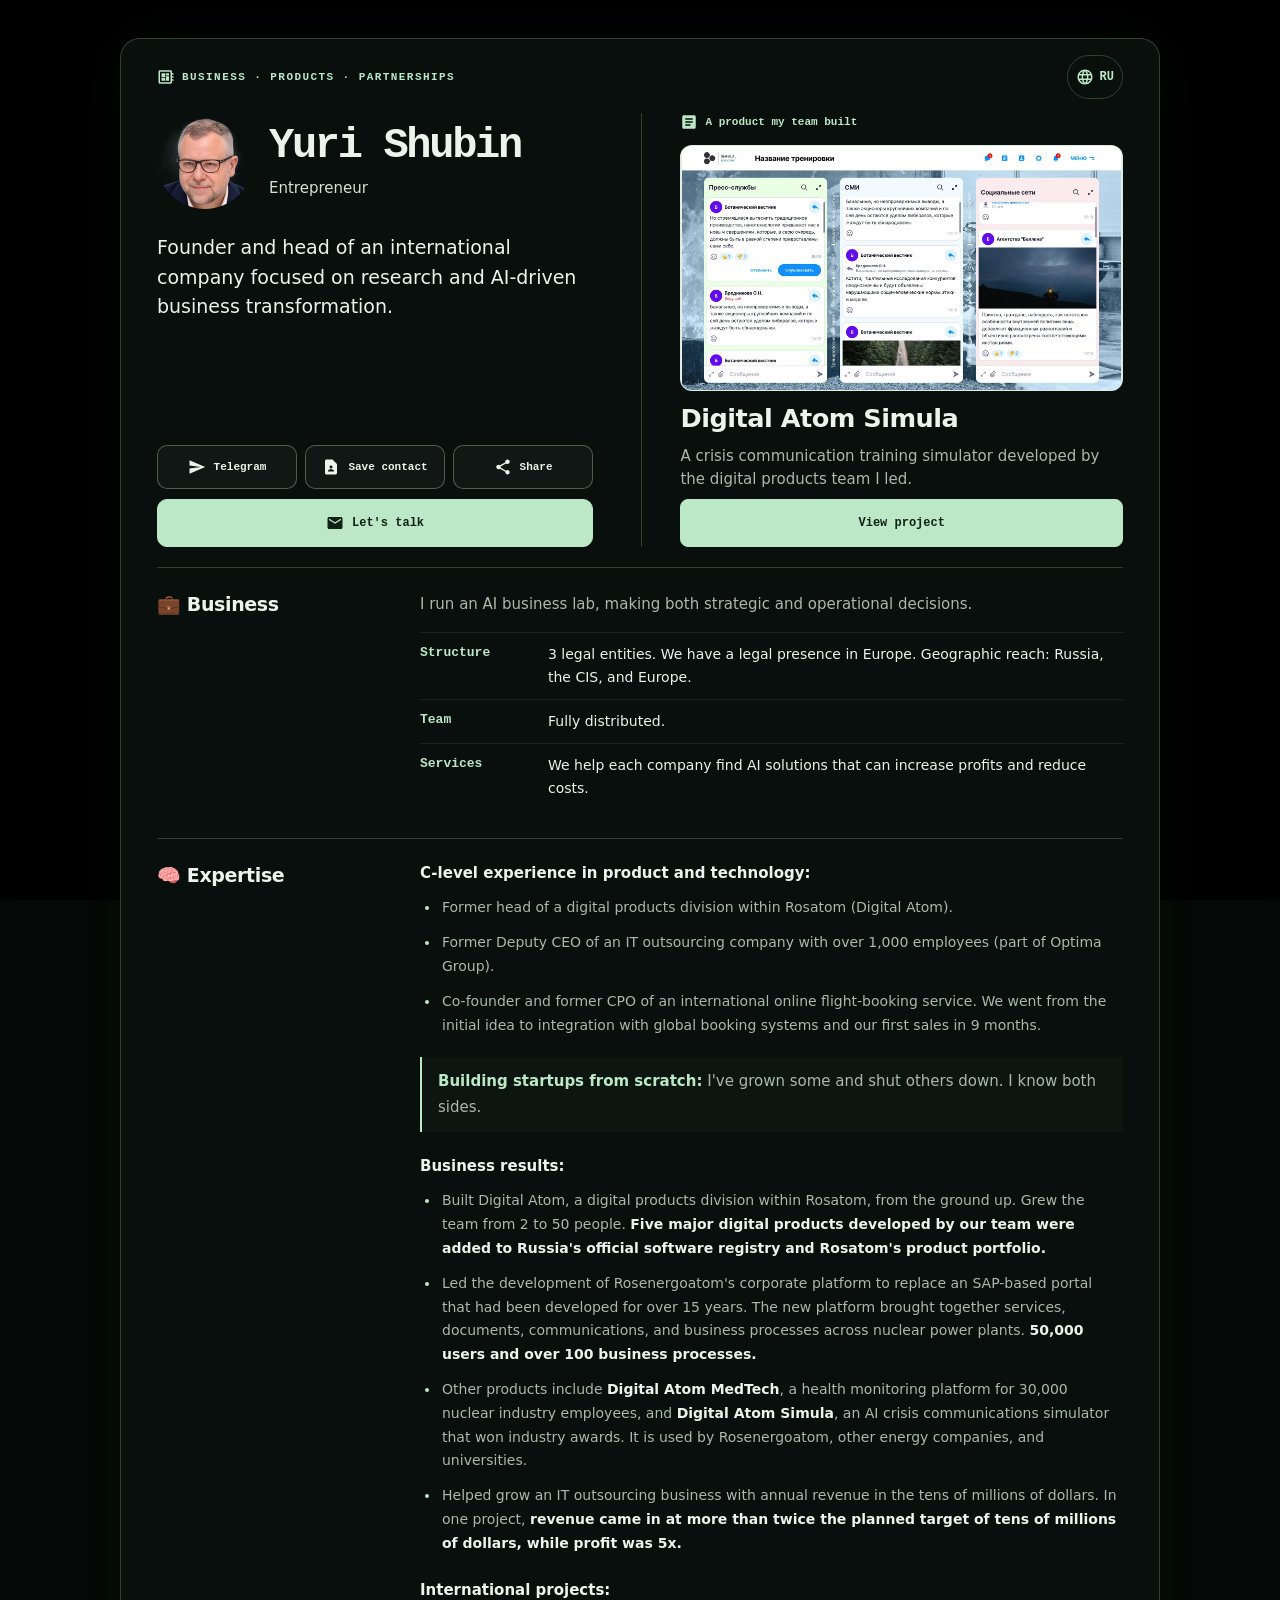
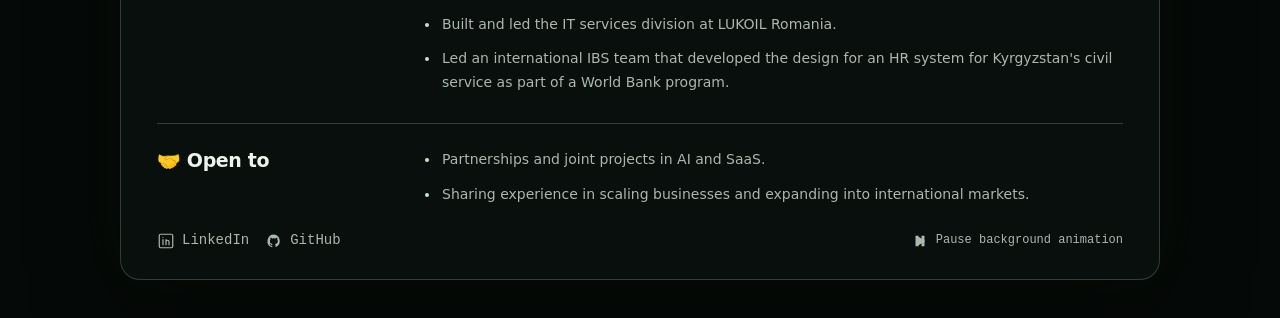
<file: index.html>
<!DOCTYPE html>
<html lang="en">
  <head>
    <meta charset="utf-8" />
    <script defer src="/analytics.js" data-ga4-id="G-RB3YSG4QV9" data-page-type="profile" data-analytics-title="Professional profile"></script>
    <!-- Start of HubSpot Embed Code -->
    <script type="text/javascript" id="hs-script-loader" async defer src="//js-eu1.hs-scripts.com/148369803.js"></script>
    <!-- End of HubSpot Embed Code -->
    <meta name="viewport" content="width=device-width, initial-scale=1, viewport-fit=cover" />
    <meta name="referrer" content="strict-origin-when-cross-origin" />
    <meta name="description" content="Yuri Shubin — founder and head of an international company focused on research and AI-driven business transformation." />
    <meta name="author" content="Yuri Shubin" />
    <meta name="google-site-verification" content="R6Zh-cemnWUl8VVLiMEB2bMQXDzPidQY_POchDYrqSI" />
    <meta name="msvalidate.01" content="752F631A4B52B3D85446D94B31FF4ADA" />
    <meta name="yandex-verification" content="b09918f5d3af1981" />
    <meta name="robots" content="index, follow, max-image-preview:large" />
    <meta name="theme-color" content="#050907" />
    <link rel="canonical" href="https://shubin.co/" />
    <link rel="alternate" hreflang="en" href="https://shubin.co/" />
    <link rel="alternate" hreflang="ru" href="https://shubin.co/ru/" />
    <link rel="alternate" hreflang="x-default" href="https://shubin.co/" />
    <link rel="icon" href="/favicon.svg?v=2" type="image/svg+xml" sizes="any" />
    <link rel="icon" href="/favicon-32.png?v=2" type="image/png" sizes="32x32" />
    <link rel="icon" href="/favicon.ico?v=2" sizes="any" />
    <!-- Icons: Google Material Icons, Apache-2.0; see MATERIAL-ICONS-LICENSE.txt. -->
    <meta property="og:type" content="profile" />
    <meta property="og:title" content="Yuri Shubin — Entrepreneur" />
    <meta property="og:description" content="Founder and head of an international company focused on research and AI-driven business transformation." />
    <meta property="og:url" content="https://shubin.co/" />
    <meta name="twitter:card" content="summary_large_image" />
    <meta property="og:site_name" content="Yuri Shubin" />
    <meta property="og:locale" content="en_US" />
    <meta property="og:locale:alternate" content="ru_RU" />
    <meta property="og:image" content="https://shubin.co/og-card.png?v=2" />
    <meta property="og:image:width" content="1200" />
    <meta property="og:image:height" content="630" />
    <meta property="og:image:type" content="image/png" />
    <meta property="og:image:alt" content="Portrait of Yuri Shubin, entrepreneur and product builder." />
    <meta name="twitter:image" content="https://shubin.co/og-card.png?v=2" />
    <meta name="twitter:image:alt" content="Portrait of Yuri Shubin, entrepreneur and product builder." />
    <meta name="twitter:title" content="Yuri Shubin — Entrepreneur" />
    <meta name="twitter:description" content="Founder and head of an international company focused on research and AI-driven business transformation." />
    <title>Yuri Shubin — Entrepreneur</title>
        <link rel="stylesheet" href="/profile.css?v=17" />
    <link rel="stylesheet" href="/bio.css?v=2">
    <script type="application/ld+json">
      {
        "@context": "https://schema.org",
        "@type": "Person",
        "@id": "https://shubin.co/#person",
        "name": "Yuri Shubin",
        "alternateName": "Юрий Шубин",
        "url": "https://shubin.co/",
        "jobTitle": "Entrepreneur",
        "description": "Yuri Shubin — founder and head of an international company focused on research and AI-driven business transformation.",
        "image": "https://shubin.co/yuri-shubin-avatar.webp",
        "email": "hey@shubin.co",
        "sameAs": [
          "https://www.linkedin.com/in/shhhubin/",
          "https://github.com/shubinlab",
          "https://t.me/shubin",
          "https://www.tadviser.ru/index.php/%D0%9F%D0%B5%D1%80%D1%81%D0%BE%D0%BD%D0%B0:%D0%A8%D1%83%D0%B1%D0%B8%D0%BD_%D0%AE%D1%80%D0%B8%D0%B9_%D0%9E%D0%BB%D0%B5%D0%B3%D0%BE%D0%B2%D0%B8%D1%87",
          "https://www.tadviser.ru/a/506476"
        ],
        "subjectOf": [
          {
            "@type": "CreativeWork",
            "name": "Kazan Digital Week 2024 speaker program",
            "url": "https://kazandigitalweek.com/upload/doc/results/2024/program_2024_speakers.pdf"
          }
        ]
      }
    </script>
  </head>
  <body>
    <div id="app" aria-hidden="true">
      <canvas id="ascii" class="ascii"></canvas>
    </div>
    <main class="site">
      <article class="profile-card" aria-labelledby="profile-name" data-ga4-section="profile">
        <div class="identity">
          <p class="eyebrow" id="brand-eyebrow">
            <svg class="material-icon" viewBox="0 0 24 24" aria-hidden="true" focusable="false"><path d="M22 9V7h-2V5c0-1.1-.9-2-2-2H4c-1.1 0-2 .9-2 2v14c0 1.1.9 2 2 2h14c1.1 0 2-.9 2-2v-2h2v-2h-2v-2h2v-2h-2V9h2zm-4 10H4V5h14v14zM6 13h5v4H6zm6-6h4v3h-4zM6 7h5v5H6zm6 4h4v6h-4z"></path></svg>
            <span id="brand-label">Business · Products · Partnerships</span>
          </p>
          <a class="language-toggle" id="language-toggle" href="/ru/" aria-label="Switch to Russian">
            <svg class="material-icon" viewBox="0 0 24 24" aria-hidden="true" focusable="false"><path d="M11.99 2C6.47 2 2 6.48 2 12s4.47 10 9.99 10C17.52 22 22 17.52 22 12S17.52 2 11.99 2zm6.93 6h-2.95c-.32-1.25-.78-2.45-1.38-3.56 1.84.63 3.37 1.91 4.33 3.56zM12 4.04c.83 1.2 1.48 2.53 1.91 3.96h-3.82c.43-1.43 1.08-2.76 1.91-3.96zM4.26 14C4.1 13.36 4 12.69 4 12s.1-1.36.26-2h3.38c-.08.66-.14 1.32-.14 2 0 .68.06 1.34.14 2H4.26zm.82 2h2.95c.32 1.25.78 2.45 1.38 3.56-1.84-.66-3.37-1.93-4.33-3.56zm2.95-8H5.08c.96-1.66 2.49-2.93 4.33-3.56C8.81 5.55 8.35 6.75 8.03 8zM12 19.96c-.83-1.2-1.48-2.53-1.91-3.96h3.82c-.43 1.43-1.08 2.76-1.91 3.96zM14.34 14H9.66c-.09-.66-.16-1.32-.16-2 0-.68.07-1.35.16-2h4.68c.09.65.16 1.32.16 2 0 .68-.07 1.34-.16 2zm.25 5.56c.6-1.11 1.06-2.31 1.38-3.56h2.95c-.96 1.65-2.49 2.93-4.33 3.56zM16.36 14c.08-.66.14-1.32.14-2 0-.68-.06-1.34-.14-2h3.38c.16.64.26 1.31.26 2s-.1 1.36-.26 2h-3.38z"></path></svg>
            <span id="language-code">RU</span>
          </a>
        </div>
        <div class="profile-overview">
          <div class="profile-main">
        <header>
          <div class="profile-hero">
            <img id="profile-photo" class="profile-photo" src="/yuri-shubin-avatar.webp" alt="Portrait of Yuri Shubin" width="96" height="96" fetchpriority="high" decoding="async" />
            <div class="hero-copy">
              <h1 id="profile-name">Yuri Shubin</h1>
            </div>
            <p class="role" id="profile-role">Entrepreneur</p>
          </div>
          <p class="intro" id="profile-intro">Founder and head of an international company focused on research and AI-driven business transformation.</p>
        </header>
        <aside class="locale-suggestion" id="locale-suggestion" lang="ru" role="status" aria-live="polite" hidden>
          <span class="locale-suggestion-copy">Русская версия?</span>
          <a id="locale-suggestion-link" href="/ru/" aria-label="Открыть русскую версию">Открыть</a>
          <button id="locale-suggestion-dismiss" type="button" aria-label="Оставить английскую версию">Оставить EN</button>
        </aside>

        <div class="actions" id="contact-actions" role="group" aria-label="Contact options">


          <div class="secondary-actions" id="secondary-contact-actions" role="group" aria-label="Secondary contact options">
          <a class="action action-secondary" id="telegram-action" href="/contact/telegram/" data-contact-method="telegram" target="_blank" rel="noopener noreferrer">
            <svg class="material-icon" viewBox="0 0 24 24" aria-hidden="true" focusable="false"><path d="M2.01 21L23 12 2.01 3 2 10l15 2-15 2z"></path></svg>
            <span id="telegram-action-label">Telegram</span>
          </a>
          <a class="action action-secondary" id="contact-action" href="/contact/vcard/" data-contact-method="vcard">
            <svg class="material-icon" viewBox="0 0 24 24" aria-hidden="true" focusable="false"><path d="M14 2H6C4.9 2 4 2.9 4 4v16c0 1.1.9 2 2 2h12c1.1 0 2-.9 2-2V8L14 2zm-2 8c1.1 0 2 .9 2 2 0 1.1-.9 2-2 2s-2-.9-2-2c0-1.1.9-2 2-2zm4 8H8v-.57c0-.81.48-1.53 1.22-1.85C10.07 15.21 11.01 15 12 15s1.93.21 2.78.58c.74.32 1.22 1.04 1.22 1.85V18z"></path></svg>
            <span id="contact-action-label">Save contact</span>
          </a>
          <button class="action action-secondary" id="share-contact" aria-label="Share contact" type="button" data-contact-method="share">
              <svg class="material-icon" viewBox="0 0 24 24" aria-hidden="true" focusable="false"><path d="M18 16.08c-.76 0-1.44.3-1.96.77L8.91 12.7c.05-.23.09-.46.09-.7s-.04-.47-.09-.7l7.05-4.11c.54.5 1.25.81 2.04.81 1.66 0 3-1.34 3-3s-1.34-3-3-3-3 1.34-3 3c0 .24.04.47.09.7L8.04 9.81C7.5 9.31 6.79 9 6 9c-1.66 0-3 1.34-3 3s1.34 3 3 3c.79 0 1.5-.31 2.04-.81l7.12 4.16c-.05.21-.08.43-.08.65 0 1.61 1.31 2.92 2.92 2.92 1.61 0 2.92-1.31 2.92-2.92s-1.31-2.92-2.92-2.92z"></path></svg>
              <span id="share-contact-label">Share</span>
            </button>
          </div>
          <a class="action action-primary" id="email-action" href="/contact/email/" data-contact-method="email">
            <svg class="material-icon" viewBox="0 0 24 24" aria-hidden="true" focusable="false"><path d="M20 4H4c-1.1 0-1.99.9-1.99 2L2 18c0 1.1.9 2 2 2h16c1.1 0 2-.9 2-2V6c0-1.1-.9-2-2-2zm0 4l-8 5-8-5V6l8 5 8-5v2z"></path></svg>
            <span id="email-action-label">Let's talk</span>
          </a>
        </div>
        <p class="status" id="share-status" role="status" aria-live="polite"></p>
          </div>

        <section class="featured" aria-labelledby="featured-title" data-ga4-section="featured_work">
          <p class="eyebrow" id="featured-eyebrow">
            <svg class="material-icon" viewBox="0 0 24 24" aria-hidden="true" focusable="false"><path d="M19 3H5c-1.1 0-2 .9-2 2v14c0 1.1.9 2 2 2h14c1.1 0 2-.9 2-2V5c0-1.1-.9-2-2-2zm-5 14H7v-2h7v2zm3-4H7v-2h10v2zm0-4H7V7h10v2z"></path></svg>
            <span id="featured-label">A product my team built</span>
          </p>
          <figure class="featured-visual"><img id="featured-image" class="featured-image" src="/assets/simula/simula-detail.webp" width="1680" height="933" alt="Digital Atom Simula training interface" fetchpriority="high" decoding="async" /></figure>
          <h2 id="featured-title">Digital Atom Simula</h2>
          <p id="featured-description">A crisis communication training simulator developed by the digital products team I led.</p>
          <div class="featured-links">
            <a class="proof-link" id="project-details-link" href="/simula/">View project</a>
          </div>
        </section>
        </div>

        <section class="profile-about bio-home" id="profile-about-copy" aria-label="Professional biography">
<section class="bio-section"><div class="bio-section-title"><h2>💼 Business</h2></div><div class="bio-section-body"><p>I run an AI business lab, making both strategic and operational decisions.</p><dl class="bio-facts"><div><dt>Structure</dt><dd>3 legal entities. We have a legal presence in Europe. Geographic reach: Russia, the CIS, and Europe.</dd></div><div><dt>Team</dt><dd>Fully distributed.</dd></div><div><dt>Services</dt><dd>We help each company find AI solutions that can increase profits and reduce costs.</dd></div></dl></div></section>
<section class="bio-section"><div class="bio-section-title"><h2>🧠 Expertise</h2></div><div class="bio-section-body"><h3>C-level experience in product and technology:</h3><ul class="bio-list"><li>Former head of a digital products division within Rosatom (Digital Atom).</li>
<li>Former Deputy CEO of an IT outsourcing company with over 1,000 employees (part of Optima Group).</li>
<li>Co-founder and former CPO of an international online flight-booking service. We went from the initial idea to integration with global booking systems and our first sales in 9 months.</li></ul><p class="bio-note"><strong>Building startups from scratch:</strong> I've grown some and shut others down. I know both sides.</p><h3>Business results:</h3><ul class="bio-list"><li>Built Digital Atom, a digital products division within Rosatom, from the ground up. Grew the team from 2 to 50 people. <strong>Five major digital products developed by our team were added to Russia's official software registry and Rosatom's product portfolio.</strong></li>
<li>Led the development of Rosenergoatom's corporate platform to replace an SAP-based portal that had been developed for over 15 years. The new platform brought together services, documents, communications, and business processes across nuclear power plants. <strong>50,000 users and over 100 business processes.</strong></li>
<li>Other products include <strong>Digital Atom MedTech</strong>, a health monitoring platform for 30,000 nuclear industry employees, and <strong>Digital Atom Simula</strong>, an AI crisis communications simulator that won industry awards. It is used by Rosenergoatom, other energy companies, and universities.</li>
<li>Helped grow an IT outsourcing business with annual revenue in the tens of millions of dollars. In one project, <strong>revenue came in at more than twice the planned target of tens of millions of dollars, while profit was 5x.</strong></li></ul><h3>International projects:</h3><ul class="bio-list"><li>Built and led the IT services division at LUKOIL Romania.</li>
<li>Led an international IBS team that developed the design for an HR system for Kyrgyzstan's civil service as part of a World Bank program.</li></ul></div></section>
<section class="bio-section"><div class="bio-section-title"><h2>🤝 Open to</h2></div><div class="bio-section-body"><ul class="bio-list"><li>Partnerships and joint projects in AI and SaaS.</li>
<li>Sharing experience in scaling businesses and expanding into international markets.</li></ul></div></section>
        </section>

        <div class="footer-row">
          <div class="footer-links">
          <nav class="profiles" id="profile-nav" aria-label="Professional profiles">
            <a href="https://www.linkedin.com/in/shhhubin/" target="_blank" rel="me noopener" referrerpolicy="strict-origin-when-cross-origin">
              <svg class="material-icon brand-linkedin" viewBox="0 0 24 24" aria-hidden="true" focusable="false"><rect x="3" y="3" width="18" height="18" rx="2"></rect><path d="M8 10v7m0-10h.01M12 17v-4a2 2 0 1 1 4 0v4m-4-7v7"></path></svg>
              <span>LinkedIn</span>
            </a>
            <a href="https://github.com/shubinlab" target="_blank" rel="me noopener" referrerpolicy="strict-origin-when-cross-origin">
              <svg class="material-icon brand-github" viewBox="0 0 24 24" aria-hidden="true" focusable="false"><path d="M12 3.2a8.8 8.8 0 0 0-2.8 17.1c.4.1.5-.2.5-.4v-1.6c-2.3.5-2.8-1-2.8-1-.4-.9-.9-1.2-.9-1.2-.7-.5.1-.5.1-.5.8.1 1.2.8 1.2.8.7 1.2 1.9.9 2.4.7.1-.5.3-.9.5-1.1-1.8-.2-3.7-.9-3.7-4a3 3 0 0 1 .8-2.1c-.1-.2-.4-1.1.1-2.2 0 0 .7-.2 2.3.8a8 8 0 0 1 4.2 0c1.6-1.1 2.3-.8 2.3-.8.5 1.1.2 2 .1 2.2.5.6.8 1.3.8 2.1 0 3.1-1.9 3.8-3.7 4 .3.2.6.7.6 1.4v2.1c0 .2.1.5.6.4A8.8 8.8 0 0 0 12 3.2Z"></path></svg>
              <span>GitHub</span>
            </a>
          </nav>
          </div>
          <div class="footer-controls">
            <button class="motion-toggle" id="motion-toggle" type="button" aria-pressed="false">
              <svg class="material-icon" viewBox="0 0 24 24" aria-hidden="true" focusable="false"><path id="motion-pause-icon" d="M6 19h4V5H6v14zm8-14v14h4V5h-4z"></path><path id="motion-play-icon" d="M8 5v14l11-7z" hidden></path></svg>
              <span id="motion-toggle-label">Pause background animation</span>
            </button>
          </div>
        </div>
      </article>
    </main>

        <script src="/profile.js?v=20"></script>
  </body>
</html>
</file>
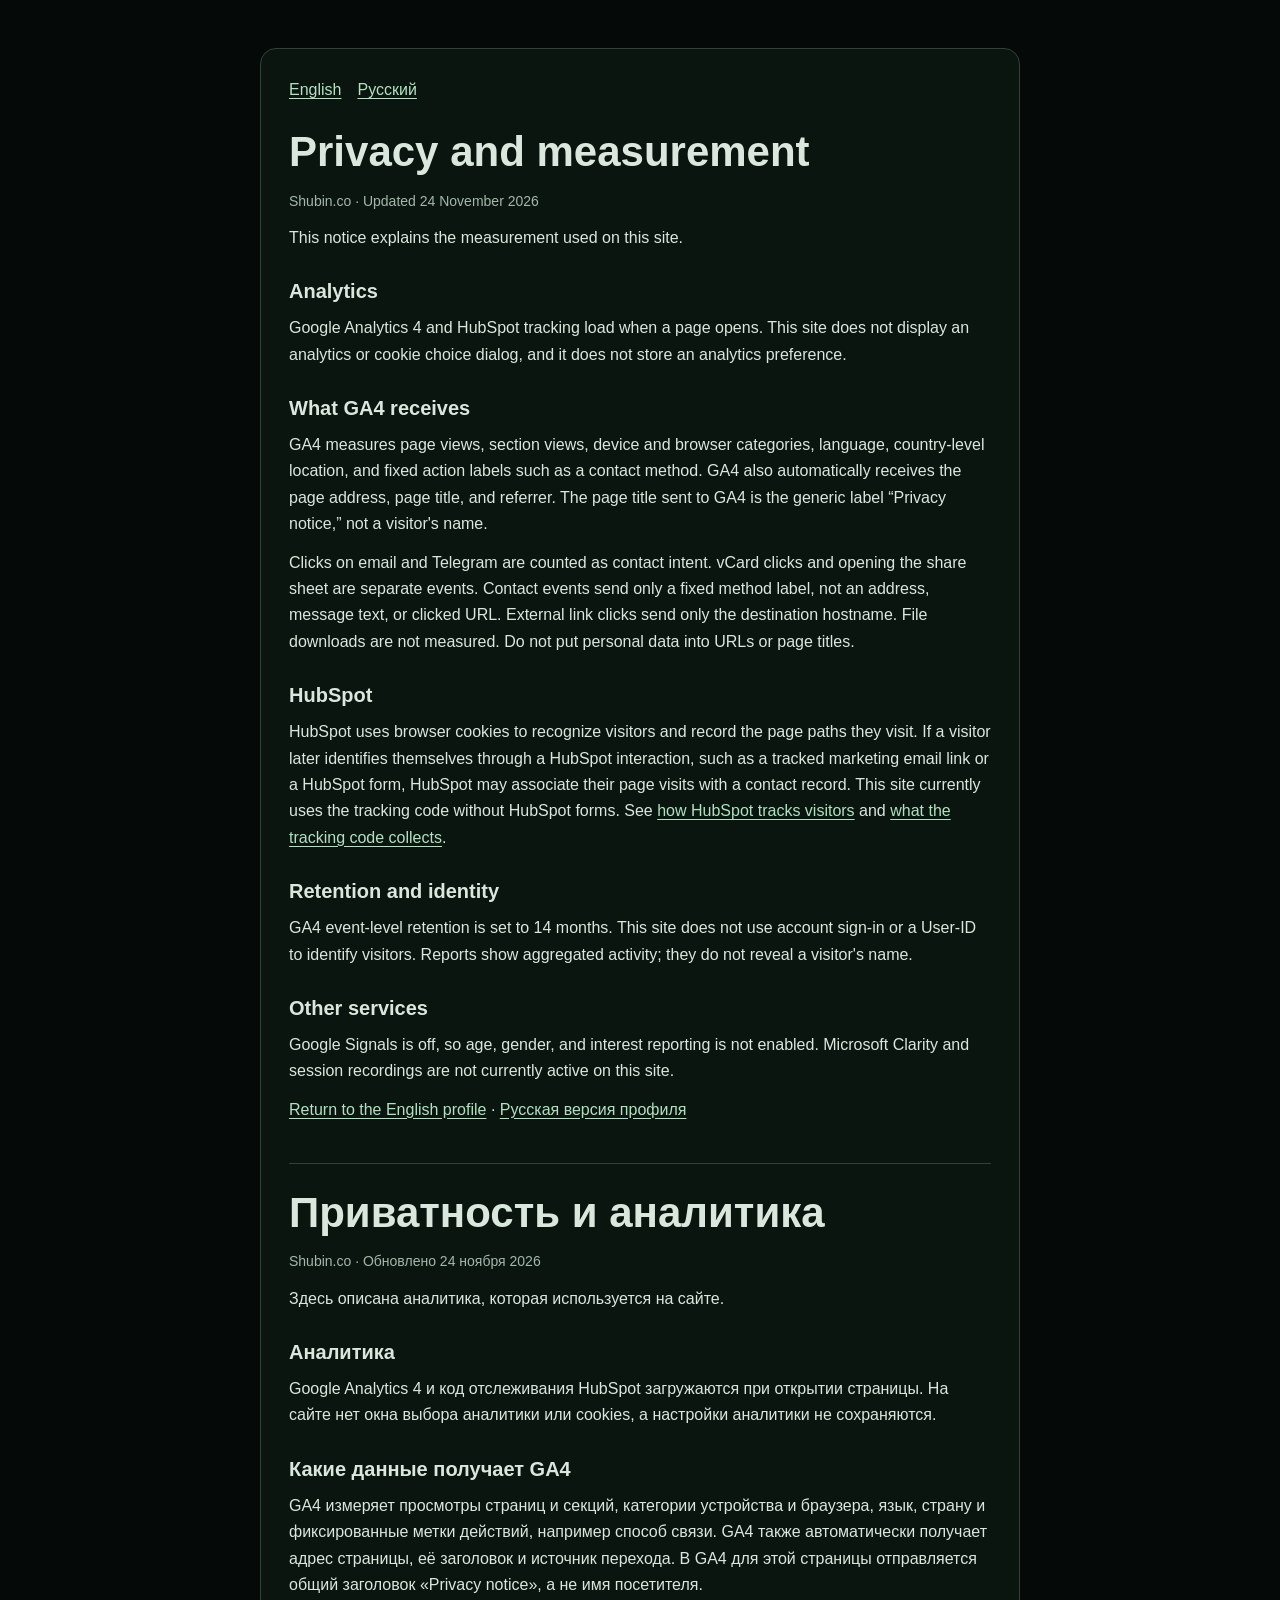
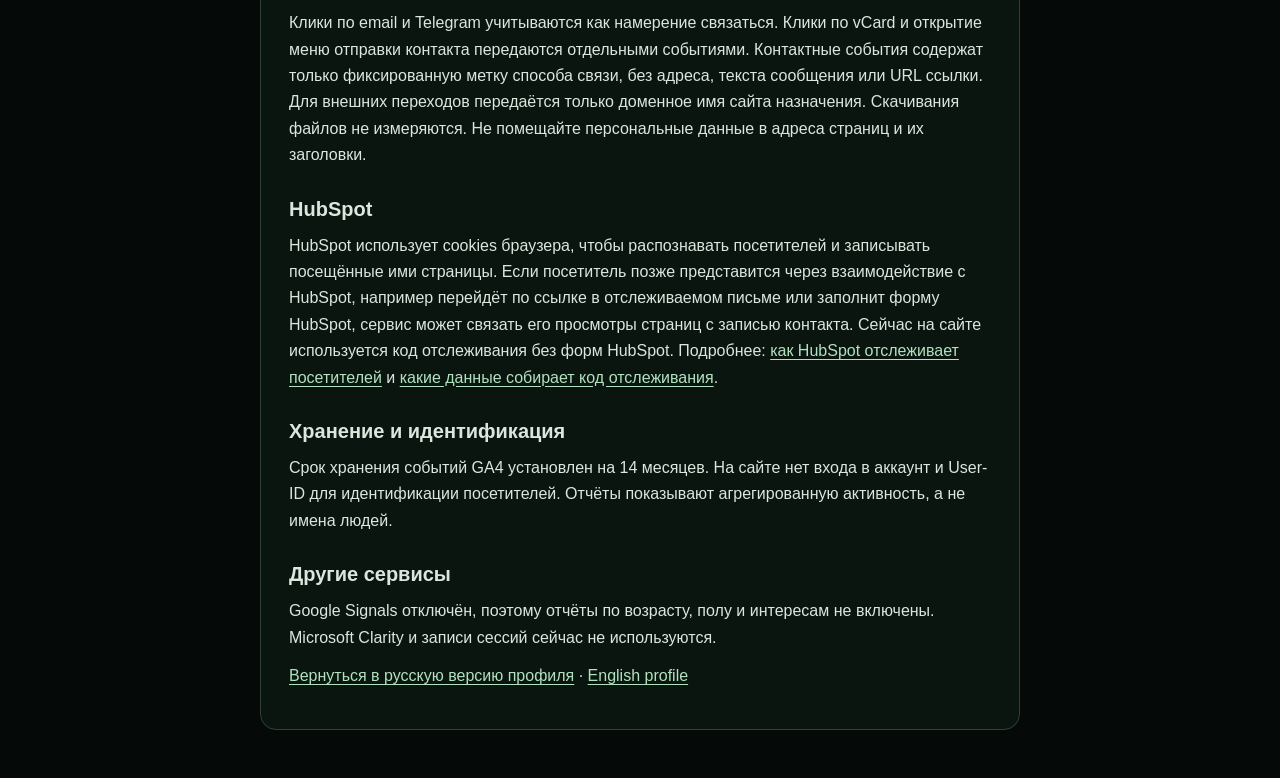
<file: privacy/index.html>
<!doctype html>
<html lang="en">
<head>
  <meta charset="utf-8">
  <meta name="viewport" content="width=device-width, initial-scale=1">
  <meta name="description" content="How Shubin.co uses Google Analytics and HubSpot tracking and what visitor data they receive.">
  <meta name="robots" content="index,follow">
  <link rel="canonical" href="https://shubin.co/privacy/">
  <title>Privacy and measurement · Shubin.co</title>
  <script defer src="/analytics.js" data-ga4-id="G-RB3YSG4QV9" data-page-type="privacy" data-analytics-title="Privacy notice"></script>
  <!-- Start of HubSpot Embed Code -->
  <script type="text/javascript" id="hs-script-loader" async defer src="//js-eu1.hs-scripts.com/148369803.js"></script>
  <!-- End of HubSpot Embed Code -->
  <style>
    :root { color-scheme: dark; --ink:#d9e7dd; --muted:#a4b7aa; --panel:#0b1510; --line:#314238; }
    * { box-sizing:border-box; }
    body { margin:0; min-width:320px; background:#050907; color:var(--ink); font:16px/1.65 Arial,Helvetica,sans-serif; }
    main { width:min(760px,calc(100% - 32px)); margin:48px auto; padding:28px; border:1px solid var(--line); border-radius:16px; background:var(--panel); }
    h1,h2 { line-height:1.2; }
    h1 { margin:0 0 8px; font-size:clamp(28px,6vw,42px); }
    h2 { margin:28px 0 8px; font-size:20px; }
    p,ul { margin:12px 0; }
    li { margin:6px 0; }
    a { color:#b1e2c0; text-underline-offset:3px; }
    .muted { color:var(--muted); font-size:14px; }
    .language { display:flex; gap:16px; margin:0 0 24px; }
    section[lang="ru"] { margin-top:40px; border-top:1px solid var(--line); padding-top:24px; }
    @media(max-width:480px) { main { margin:12px auto; padding:20px; } }
  </style>
</head>
<body>
  <main>
    <nav class="language" aria-label="Languages"><a href="#english">English</a><a href="#russian">Русский</a></nav>
    <section id="english" lang="en">
      <h1>Privacy and measurement</h1>
      <p class="muted">Shubin.co · Updated 24 November 2026</p>
      <p>This notice explains the measurement used on this site.</p>
      <h2>Analytics</h2>
      <p>Google Analytics 4 and HubSpot tracking load when a page opens. This site does not display an analytics or cookie choice dialog, and it does not store an analytics preference.</p>
      <h2>What GA4 receives</h2>
      <p>GA4 measures page views, section views, device and browser categories, language, country-level location, and fixed action labels such as a contact method. GA4 also automatically receives the page address, page title, and referrer. The page title sent to GA4 is the generic label “Privacy notice,” not a visitor's name.</p>
      <p>Clicks on email and Telegram are counted as contact intent. vCard clicks and opening the share sheet are separate events. Contact events send only a fixed method label, not an address, message text, or clicked URL. External link clicks send only the destination hostname. File downloads are not measured. Do not put personal data into URLs or page titles.</p>
      <h2>HubSpot</h2>
      <p>HubSpot uses browser cookies to recognize visitors and record the page paths they visit. If a visitor later identifies themselves through a HubSpot interaction, such as a tracked marketing email link or a HubSpot form, HubSpot may associate their page visits with a contact record. This site currently uses the tracking code without HubSpot forms. See <a href="https://knowledge.hubspot.com/account/how-does-hubspot-track-visitors">how HubSpot tracks visitors</a> and <a href="https://knowledge.hubspot.com/reports/data-collected-by-the-hubspot-tracking-code">what the tracking code collects</a>.</p>
      <h2>Retention and identity</h2>
      <p>GA4 event-level retention is set to 14 months. This site does not use account sign-in or a User-ID to identify visitors. Reports show aggregated activity; they do not reveal a visitor's name.</p>
      <h2>Other services</h2>
      <p>Google Signals is off, so age, gender, and interest reporting is not enabled. Microsoft Clarity and session recordings are not currently active on this site.</p>
      <p><a href="/">Return to the English profile</a> · <a href="/ru/">Русская версия профиля</a></p>
    </section>
    <section id="russian" lang="ru">
      <h1>Приватность и аналитика</h1>
      <p class="muted">Shubin.co · Обновлено 24 ноября 2026</p>
      <p>Здесь описана аналитика, которая используется на сайте.</p>
      <h2>Аналитика</h2>
      <p>Google Analytics 4 и код отслеживания HubSpot загружаются при открытии страницы. На сайте нет окна выбора аналитики или cookies, а настройки аналитики не сохраняются.</p>
      <h2>Какие данные получает GA4</h2>
      <p>GA4 измеряет просмотры страниц и секций, категории устройства и браузера, язык, страну и фиксированные метки действий, например способ связи. GA4 также автоматически получает адрес страницы, её заголовок и источник перехода. В GA4 для этой страницы отправляется общий заголовок «Privacy notice», а не имя посетителя.</p>
      <p>Клики по email и Telegram учитываются как намерение связаться. Клики по vCard и открытие меню отправки контакта передаются отдельными событиями. Контактные события содержат только фиксированную метку способа связи, без адреса, текста сообщения или URL ссылки. Для внешних переходов передаётся только доменное имя сайта назначения. Скачивания файлов не измеряются. Не помещайте персональные данные в адреса страниц и их заголовки.</p>
      <h2>HubSpot</h2>
      <p>HubSpot использует cookies браузера, чтобы распознавать посетителей и записывать посещённые ими страницы. Если посетитель позже представится через взаимодействие с HubSpot, например перейдёт по ссылке в отслеживаемом письме или заполнит форму HubSpot, сервис может связать его просмотры страниц с записью контакта. Сейчас на сайте используется код отслеживания без форм HubSpot. Подробнее: <a href="https://knowledge.hubspot.com/account/how-does-hubspot-track-visitors">как HubSpot отслеживает посетителей</a> и <a href="https://knowledge.hubspot.com/reports/data-collected-by-the-hubspot-tracking-code">какие данные собирает код отслеживания</a>.</p>
      <h2>Хранение и идентификация</h2>
      <p>Срок хранения событий GA4 установлен на 14 месяцев. На сайте нет входа в аккаунт и User-ID для идентификации посетителей. Отчёты показывают агрегированную активность, а не имена людей.</p>
      <h2>Другие сервисы</h2>
      <p>Google Signals отключён, поэтому отчёты по возрасту, полу и интересам не включены. Microsoft Clarity и записи сессий сейчас не используются.</p>
      <p><a href="/ru/">Вернуться в русскую версию профиля</a> · <a href="/">English profile</a></p>
    </section>
  </main>
</body>
</html>
</file>
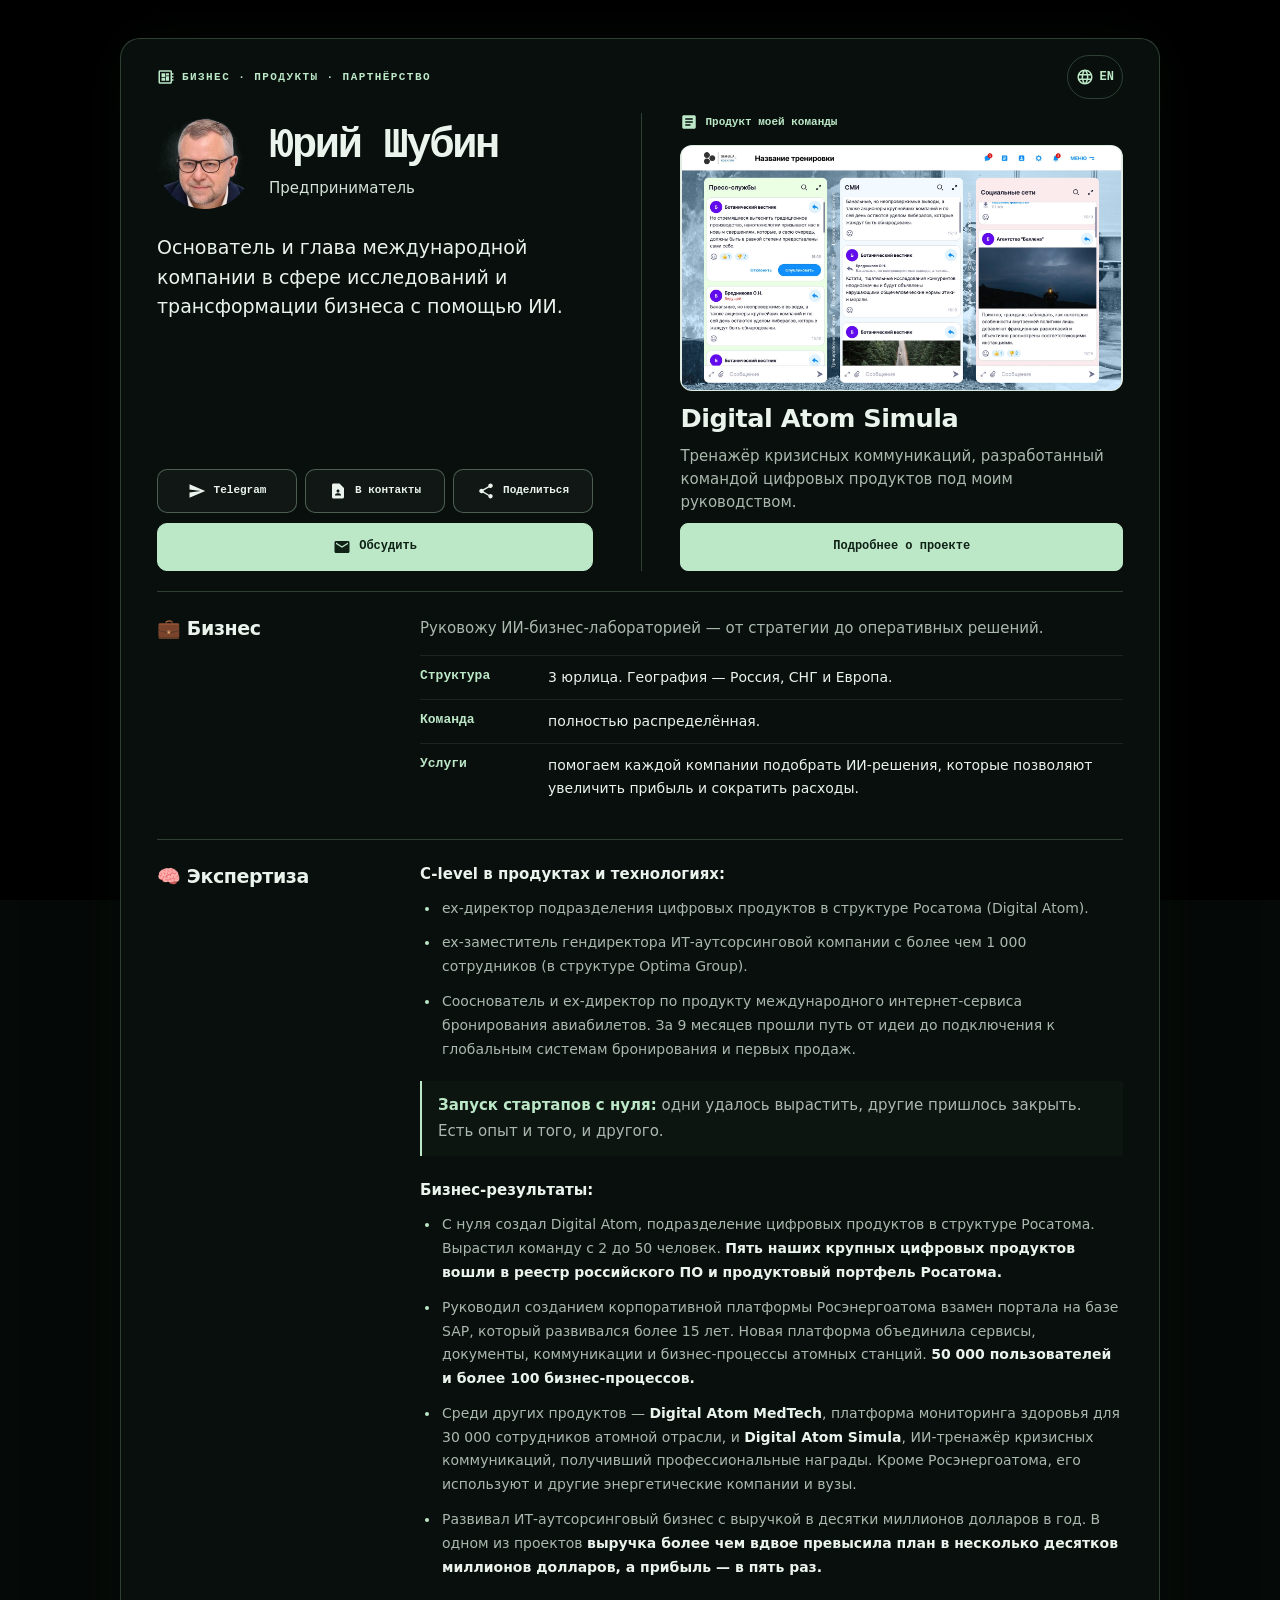
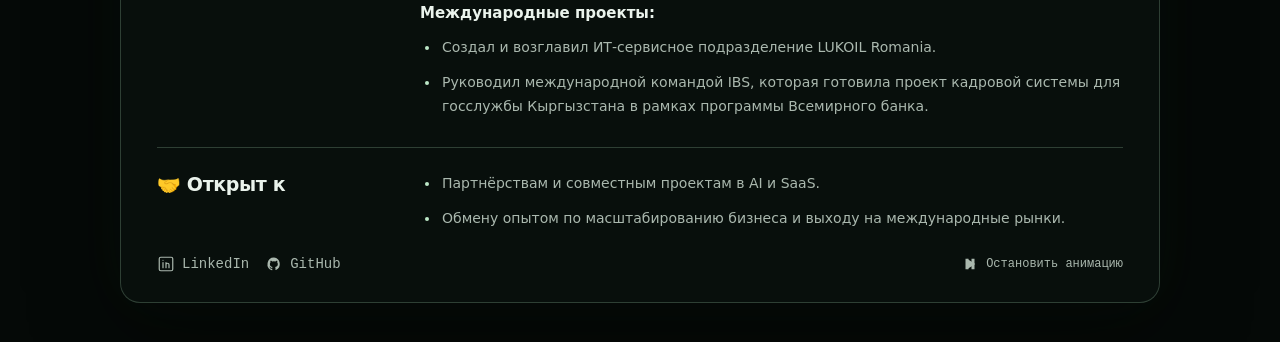
<file: ru/index.html>
<!DOCTYPE html>
<html lang="ru"><head>
    <meta charset="utf-8">
    <script defer src="/analytics.js" data-ga4-id="G-RB3YSG4QV9" data-page-type="profile" data-analytics-title="Профессиональный профиль"></script>
    <!-- Start of HubSpot Embed Code -->
    <script type="text/javascript" id="hs-script-loader" async defer src="//js-eu1.hs-scripts.com/148369803.js"></script>
    <!-- End of HubSpot Embed Code -->
    <meta name="viewport" content="width=device-width, initial-scale=1, viewport-fit=cover">
    <meta name="referrer" content="strict-origin-when-cross-origin">
    <meta name="description" content="Юрий Шубин — основатель и глава международной компании в сфере исследований и трансформации бизнеса с помощью ИИ.">
    <meta name="author" content="Yuri Shubin">
    <meta name="robots" content="index, follow, max-image-preview:large">
    <meta name="theme-color" content="#050907">
    <link rel="canonical" href="https://shubin.co/ru/">
    <link rel="alternate" hreflang="en" href="https://shubin.co/">
    <link rel="alternate" hreflang="ru" href="https://shubin.co/ru/">
    <link rel="alternate" hreflang="x-default" href="https://shubin.co/">
    <link rel="icon" href="/favicon.svg?v=2" type="image/svg+xml" sizes="any">
    <link rel="icon" href="/favicon-32.png?v=2" type="image/png" sizes="32x32">
    <link rel="icon" href="/favicon.ico?v=2" sizes="any">
    <!-- Icons: Google Material Icons, Apache-2.0; see MATERIAL-ICONS-LICENSE.txt. -->
    <meta property="og:type" content="profile">
    <meta property="og:title" content="Юрий Шубин — Предприниматель">
    <meta property="og:description" content="Основатель и глава международной компании в сфере исследований и трансформации бизнеса с помощью ИИ.">
    <meta property="og:url" content="https://shubin.co/ru/">
    <meta name="twitter:card" content="summary_large_image">
    <meta property="og:site_name" content="Yuri Shubin">
    <meta property="og:locale" content="ru_RU">
    <meta property="og:locale:alternate" content="en_US">
    <meta property="og:image" content="https://shubin.co/og-card-ru.png?v=1">
    <meta property="og:image:width" content="1200">
    <meta property="og:image:height" content="630">
    <meta property="og:image:type" content="image/png">
    <meta property="og:image:alt" content="Портрет Юрия Шубина, предпринимателя и создателя продуктов.">
    <meta name="twitter:image" content="https://shubin.co/og-card-ru.png?v=1">
    <meta name="twitter:image:alt" content="Портрет Юрия Шубина, предпринимателя и создателя продуктов.">
    <meta name="twitter:title" content="Юрий Шубин — Предприниматель">
    <meta name="twitter:description" content="Основатель и глава международной компании в сфере исследований и трансформации бизнеса с помощью ИИ.">
    <title>Юрий Шубин — Предприниматель</title>
        <link rel="stylesheet" href="/profile.css?v=17">
    <link rel="stylesheet" href="/bio.css?v=2">
    <script type="application/ld+json">{"@context":"https://schema.org","@type":"Person","@id":"https://shubin.co/#person","name":"Yuri Shubin","alternateName":"Юрий Шубин","url":"https://shubin.co/ru/","jobTitle":"Предприниматель","description":"Юрий Шубин — основатель и глава международной компании в сфере исследований и трансформации бизнеса с помощью ИИ.","image":"https://shubin.co/yuri-shubin-avatar.webp","email":"hey@shubin.co","sameAs":["https://www.linkedin.com/in/shhhubin/","https://github.com/shubinlab","https://t.me/shubin","https://www.tadviser.ru/index.php/%D0%9F%D0%B5%D1%80%D1%81%D0%BE%D0%BD%D0%B0:%D0%A8%D1%83%D0%B1%D0%B8%D0%BD_%D0%AE%D1%80%D0%B8%D0%B9_%D0%9E%D0%BB%D0%B5%D0%B3%D0%BE%D0%B2%D0%B8%D1%87","https://www.tadviser.ru/a/506476"],"subjectOf":[{"@type":"CreativeWork","name":"Kazan Digital Week 2024 speaker program","url":"https://kazandigitalweek.com/upload/doc/results/2024/program_2024_speakers.pdf"}]}</script>
  </head>
  <body>
    <div id="app" aria-hidden="true" style="">
      <canvas id="ascii" class="ascii"></canvas>
    </div>
    <main class="site">
      <article class="profile-card" aria-labelledby="profile-name" data-ga4-section="profile">
        <div class="identity">
          <p class="eyebrow" id="brand-eyebrow">
            <svg class="material-icon" viewBox="0 0 24 24" aria-hidden="true" focusable="false"><path d="M22 9V7h-2V5c0-1.1-.9-2-2-2H4c-1.1 0-2 .9-2 2v14c0 1.1.9 2 2 2h14c1.1 0 2-.9 2-2v-2h2v-2h-2v-2h2v-2h-2V9h2zm-4 10H4V5h14v14zM6 13h5v4H6zm6-6h4v3h-4zM6 7h5v5H6zm6 4h4v6h-4z"></path></svg>
            <span id="brand-label">Бизнес · продукты · партнёрство</span>
          </p>
          <a class="language-toggle" id="language-toggle" href="/" aria-label="Переключить на английский">
            <svg class="material-icon" viewBox="0 0 24 24" aria-hidden="true" focusable="false"><path d="M11.99 2C6.47 2 2 6.48 2 12s4.47 10 9.99 10C17.52 22 22 17.52 22 12S17.52 2 11.99 2zm6.93 6h-2.95c-.32-1.25-.78-2.45-1.38-3.56 1.84.63 3.37 1.91 4.33 3.56zM12 4.04c.83 1.2 1.48 2.53 1.91 3.96h-3.82c.43-1.43 1.08-2.76 1.91-3.96zM4.26 14C4.1 13.36 4 12.69 4 12s.1-1.36.26-2h3.38c-.08.66-.14 1.32-.14 2 0 .68.06 1.34.14 2H4.26zm.82 2h2.95c.32 1.25.78 2.45 1.38 3.56-1.84-.66-3.37-1.93-4.33-3.56zm2.95-8H5.08c.96-1.66 2.49-2.93 4.33-3.56C8.81 5.55 8.35 6.75 8.03 8zM12 19.96c-.83-1.2-1.48-2.53-1.91-3.96h3.82c-.43 1.43-1.08 2.76-1.91 3.96zM14.34 14H9.66c-.09-.66-.16-1.32-.16-2 0-.68.07-1.35.16-2h4.68c.09.65.16 1.32.16 2 0 .68-.07 1.34-.16 2zm.25 5.56c.6-1.11 1.06-2.31 1.38-3.56h2.95c-.96 1.65-2.49 2.93-4.33 3.56zM16.36 14c.08-.66.14-1.32.14-2 0-.68-.06-1.34-.14-2h3.38c.16.64.26 1.31.26 2s-.1 1.36-.26 2h-3.38z"></path></svg>
            <span id="language-code">EN</span>
          </a>
        </div>
        <div class="profile-overview">
          <div class="profile-main">
        <header>
          <div class="profile-hero">
            <img id="profile-photo" class="profile-photo" src="/yuri-shubin-avatar.webp" alt="Портрет Юрия Шубина" width="96" height="96" fetchpriority="high" decoding="async">
            <div class="hero-copy">
              <h1 id="profile-name">Юрий Шубин</h1>
            </div>
            <p class="role" id="profile-role">Предприниматель</p>
          </div>
          <p class="intro" id="profile-intro">Основатель и глава международной компании в сфере исследований и трансформации бизнеса с помощью ИИ.</p>
        </header>


        <div class="actions" id="contact-actions" role="group" aria-label="Варианты связи">


          <div class="secondary-actions" id="secondary-contact-actions" role="group" aria-label="Дополнительные способы связи">
          <a class="action action-secondary" id="telegram-action" href="/contact/telegram/" data-contact-method="telegram" target="_blank" rel="noopener noreferrer">
            <svg class="material-icon" viewBox="0 0 24 24" aria-hidden="true" focusable="false"><path d="M2.01 21L23 12 2.01 3 2 10l15 2-15 2z"></path></svg>
            <span id="telegram-action-label">Telegram</span>
          </a>
          <a class="action action-secondary" id="contact-action" href="/contact/vcard/" data-contact-method="vcard">
            <svg class="material-icon" viewBox="0 0 24 24" aria-hidden="true" focusable="false"><path d="M14 2H6C4.9 2 4 2.9 4 4v16c0 1.1.9 2 2 2h12c1.1 0 2-.9 2-2V8L14 2zm-2 8c1.1 0 2 .9 2 2 0 1.1-.9 2-2 2s-2-.9-2-2c0-1.1.9-2 2-2zm4 8H8v-.57c0-.81.48-1.53 1.22-1.85C10.07 15.21 11.01 15 12 15s1.93.21 2.78.58c.74.32 1.22 1.04 1.22 1.85V18z"></path></svg>
            <span id="contact-action-label">В контакты</span>
          </a>
          <button class="action action-secondary" id="share-contact" aria-label="Поделиться контактом" type="button" data-contact-method="share">
              <svg class="material-icon" viewBox="0 0 24 24" aria-hidden="true" focusable="false"><path d="M18 16.08c-.76 0-1.44.3-1.96.77L8.91 12.7c.05-.23.09-.46.09-.7s-.04-.47-.09-.7l7.05-4.11c.54.5 1.25.81 2.04.81 1.66 0 3-1.34 3-3s-1.34-3-3-3-3 1.34-3 3c0 .24.04.47.09.7L8.04 9.81C7.5 9.31 6.79 9 6 9c-1.66 0-3 1.34-3 3s1.34 3 3 3c.79 0 1.5-.31 2.04-.81l7.12 4.16c-.05.21-.08.43-.08.65 0 1.61 1.31 2.92 2.92 2.92 1.61 0 2.92-1.31 2.92-2.92s-1.31-2.92-2.92-2.92z"></path></svg>
              <span id="share-contact-label">Поделиться</span>
            </button>
          </div>
          <a class="action action-primary" id="email-action" href="/contact/email/" data-contact-method="email">
            <svg class="material-icon" viewBox="0 0 24 24" aria-hidden="true" focusable="false"><path d="M20 4H4c-1.1 0-1.99.9-1.99 2L2 18c0 1.1.9 2 2 2h16c1.1 0 2-.9 2-2V6c0-1.1-.9-2-2-2zm0 4l-8 5-8-5V6l8 5 8-5v2z"></path></svg>
            <span id="email-action-label">Обсудить</span>
          </a>
        </div>
        <p class="status" id="share-status" role="status" aria-live="polite"></p>
          </div>

        <section class="featured" aria-labelledby="featured-title" data-ga4-section="featured_work">
          <p class="eyebrow" id="featured-eyebrow">
            <svg class="material-icon" viewBox="0 0 24 24" aria-hidden="true" focusable="false"><path d="M19 3H5c-1.1 0-2 .9-2 2v14c0 1.1.9 2 2 2h14c1.1 0 2-.9 2-2V5c0-1.1-.9-2-2-2zm-5 14H7v-2h7v2zm3-4H7v-2h10v2zm0-4H7V7h10v2z"></path></svg>
            <span id="featured-label">Продукт моей команды</span>
          </p>
          <figure class="featured-visual"><img id="featured-image" class="featured-image" src="/assets/simula/simula-detail.webp" width="1680" height="933" alt="Интерфейс тренажёра Digital Atom Simula" fetchpriority="high" decoding="async"></figure>
          <h2 id="featured-title">Digital Atom Simula</h2>
          <p id="featured-description">Тренажёр кризисных коммуникаций, разработанный командой цифровых продуктов под моим руководством.</p>
          <div class="featured-links">
            <a class="proof-link" id="project-details-link" href="/ru/simula/">Подробнее о проекте</a>
          </div>
        </section>
        </div>

        <section class="profile-about bio-home" id="profile-about-copy" aria-label="Профессиональная биография">
<section class="bio-section"><div class="bio-section-title"><h2>💼 Бизнес</h2></div><div class="bio-section-body"><p>Руковожу ИИ-бизнес-лабораторией — от стратегии до оперативных решений.</p><dl class="bio-facts"><div><dt>Структура</dt><dd>3 юрлица. География — Россия, СНГ и Европа.</dd></div><div><dt>Команда</dt><dd>полностью распределённая.</dd></div><div><dt>Услуги</dt><dd>помогаем каждой компании подобрать ИИ-решения, которые позволяют увеличить прибыль и сократить расходы.</dd></div></dl></div></section>
<section class="bio-section"><div class="bio-section-title"><h2>🧠 Экспертиза</h2></div><div class="bio-section-body"><h3>C-level в продуктах и технологиях:</h3><ul class="bio-list"><li>ex-директор подразделения цифровых продуктов в структуре Росатома (Digital Atom).</li>
<li>ex-заместитель гендиректора ИТ-аутсорсинговой компании с более чем 1 000 сотрудников (в структуре Optima Group).</li>
<li>Сооснователь и ex-директор по продукту международного интернет-сервиса бронирования авиабилетов. За 9 месяцев прошли путь от идеи до подключения к глобальным системам бронирования и первых продаж.</li></ul><p class="bio-note"><strong>Запуск стартапов с нуля:</strong> одни удалось вырастить, другие пришлось закрыть. Есть опыт и того, и другого.</p><h3>Бизнес-результаты:</h3><ul class="bio-list"><li>С нуля создал Digital Atom, подразделение цифровых продуктов в структуре Росатома. Вырастил команду с 2 до 50 человек. <strong>Пять наших крупных цифровых продуктов вошли в реестр российского ПО и продуктовый портфель Росатома.</strong></li>
<li>Руководил созданием корпоративной платформы Росэнергоатома взамен портала на базе SAP, который развивался более 15 лет. Новая платформа объединила сервисы, документы, коммуникации и бизнес-процессы атомных станций. <strong>50 000 пользователей и более 100 бизнес-процессов.</strong></li>
<li>Среди других продуктов — <strong>Digital Atom MedTech</strong>, платформа мониторинга здоровья для 30 000 сотрудников атомной отрасли, и <strong>Digital Atom Simula</strong>, ИИ-тренажёр кризисных коммуникаций, получивший профессиональные награды. Кроме Росэнергоатома, его используют и другие энергетические компании и вузы.</li>
<li>Развивал ИТ-аутсорсинговый бизнес с выручкой в десятки миллионов долларов в год. В одном из проектов <strong>выручка более чем вдвое превысила план в несколько десятков миллионов долларов, а прибыль — в пять раз.</strong></li></ul><h3>Международные проекты:</h3><ul class="bio-list"><li>Создал и возглавил ИТ-сервисное подразделение LUKOIL Romania.</li>
<li>Руководил международной командой IBS, которая готовила проект кадровой системы для госслужбы Кыргызстана в рамках программы Всемирного банка.</li></ul></div></section>
<section class="bio-section"><div class="bio-section-title"><h2>🤝 Открыт к</h2></div><div class="bio-section-body"><ul class="bio-list"><li>Партнёрствам и совместным проектам в AI и SaaS.</li>
<li>Обмену опытом по масштабированию бизнеса и выходу на международные рынки.</li></ul></div></section>
        </section>

        <div class="footer-row">
          <div class="footer-links">
          <nav class="profiles" id="profile-nav" aria-label="Профессиональные профили">
            <a href="https://www.linkedin.com/in/shhhubin/" target="_blank" rel="me noopener" referrerpolicy="strict-origin-when-cross-origin">
              <svg class="material-icon brand-linkedin" viewBox="0 0 24 24" aria-hidden="true" focusable="false"><rect x="3" y="3" width="18" height="18" rx="2"></rect><path d="M8 10v7m0-10h.01M12 17v-4a2 2 0 1 1 4 0v4m-4-7v7"></path></svg>
              <span>LinkedIn</span>
            </a>
            <a href="https://github.com/shubinlab" target="_blank" rel="me noopener" referrerpolicy="strict-origin-when-cross-origin">
              <svg class="material-icon brand-github" viewBox="0 0 24 24" aria-hidden="true" focusable="false"><path d="M12 3.2a8.8 8.8 0 0 0-2.8 17.1c.4.1.5-.2.5-.4v-1.6c-2.3.5-2.8-1-2.8-1-.4-.9-.9-1.2-.9-1.2-.7-.5.1-.5.1-.5.8.1 1.2.8 1.2.8.7 1.2 1.9.9 2.4.7.1-.5.3-.9.5-1.1-1.8-.2-3.7-.9-3.7-4a3 3 0 0 1 .8-2.1c-.1-.2-.4-1.1.1-2.2 0 0 .7-.2 2.3.8a8 8 0 0 1 4.2 0c1.6-1.1 2.3-.8 2.3-.8.5 1.1.2 2 .1 2.2.5.6.8 1.3.8 2.1 0 3.1-1.9 3.8-3.7 4 .3.2.6.7.6 1.4v2.1c0 .2.1.5.6.4A8.8 8.8 0 0 0 12 3.2Z"></path></svg>
              <span>GitHub</span>
            </a>
          </nav>
          </div>
          <div class="footer-controls">
            <button class="motion-toggle" id="motion-toggle" type="button" aria-pressed="true">
              <svg class="material-icon" viewBox="0 0 24 24" aria-hidden="true" focusable="false"><path id="motion-pause-icon" d="M6 19h4V5H6v14zm8-14v14h4V5h-4z"></path><path id="motion-play-icon" d="M8 5v14l11-7z" hidden=""></path></svg>
              <span id="motion-toggle-label">Остановить анимацию</span>
            </button>
          </div>
        </div>
      </article>
    </main>

        <script src="/profile.js?v=20"></script>


</body></html>
</file>
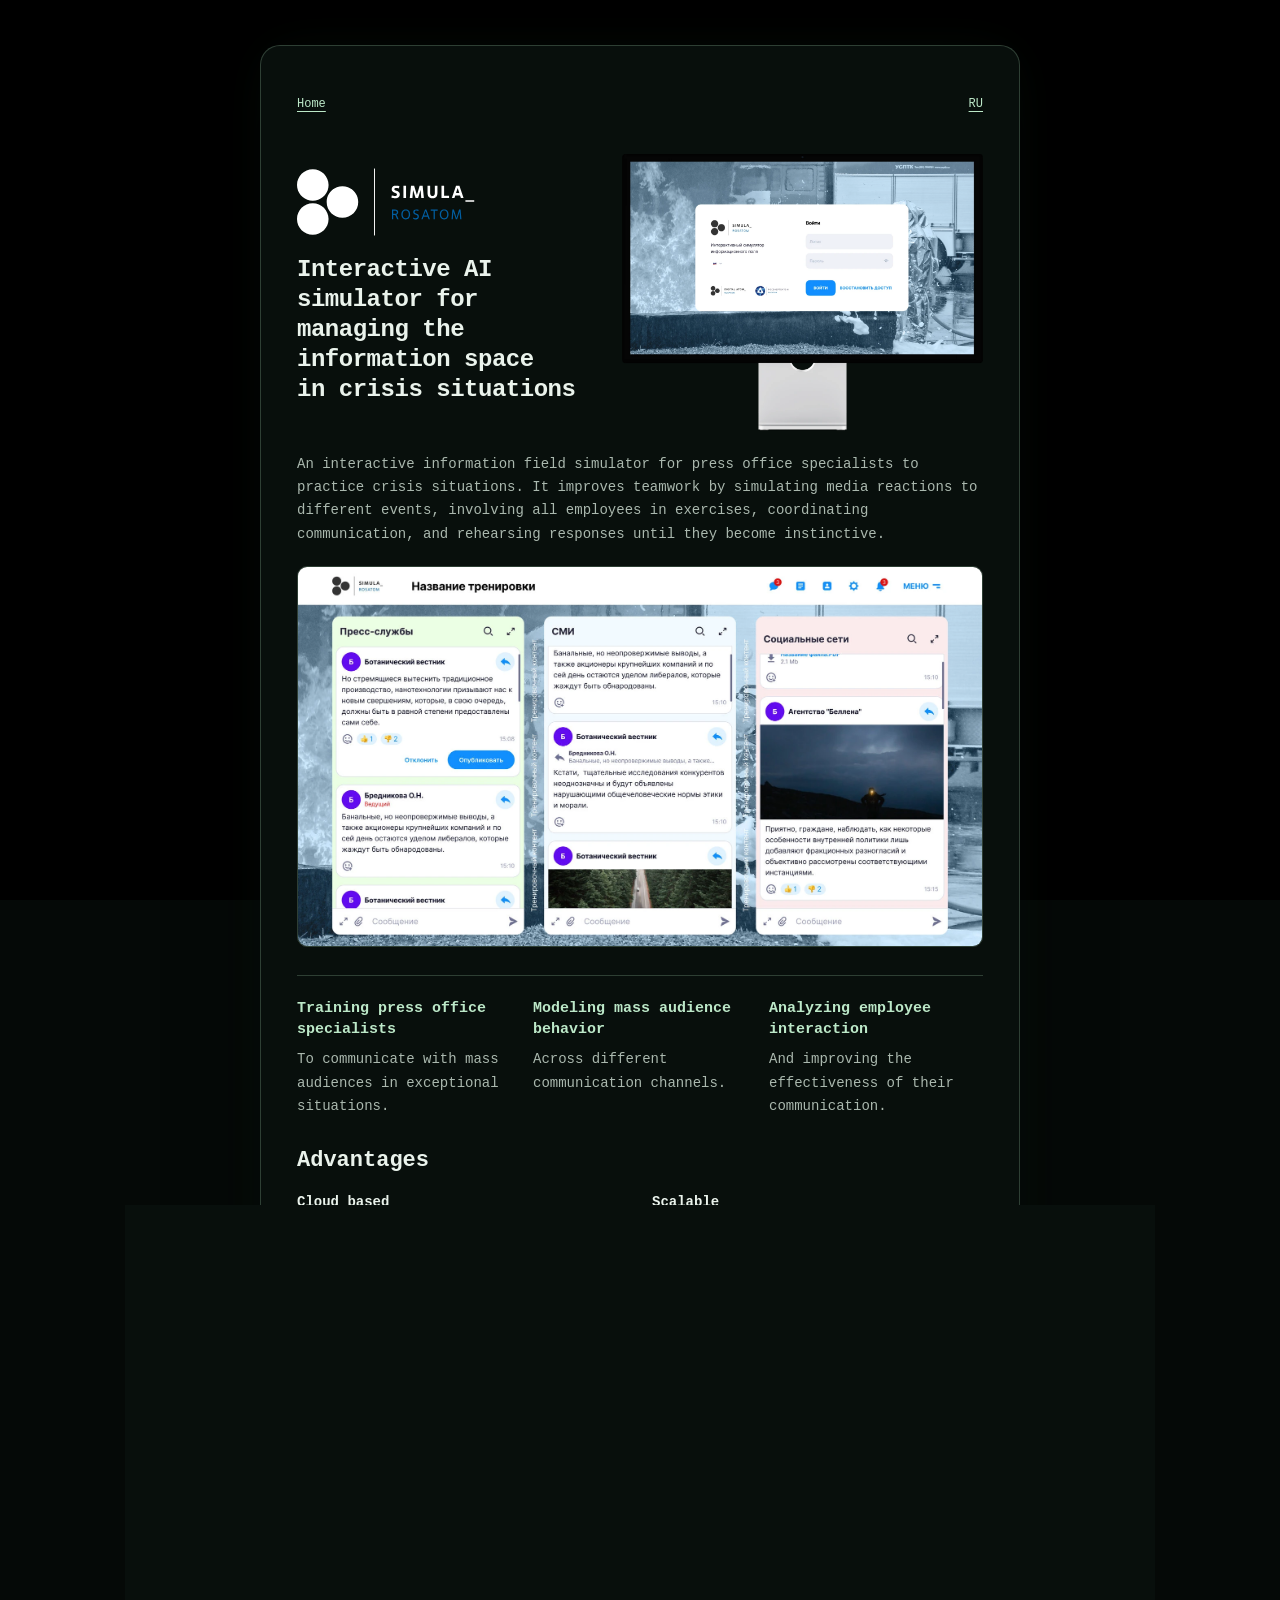
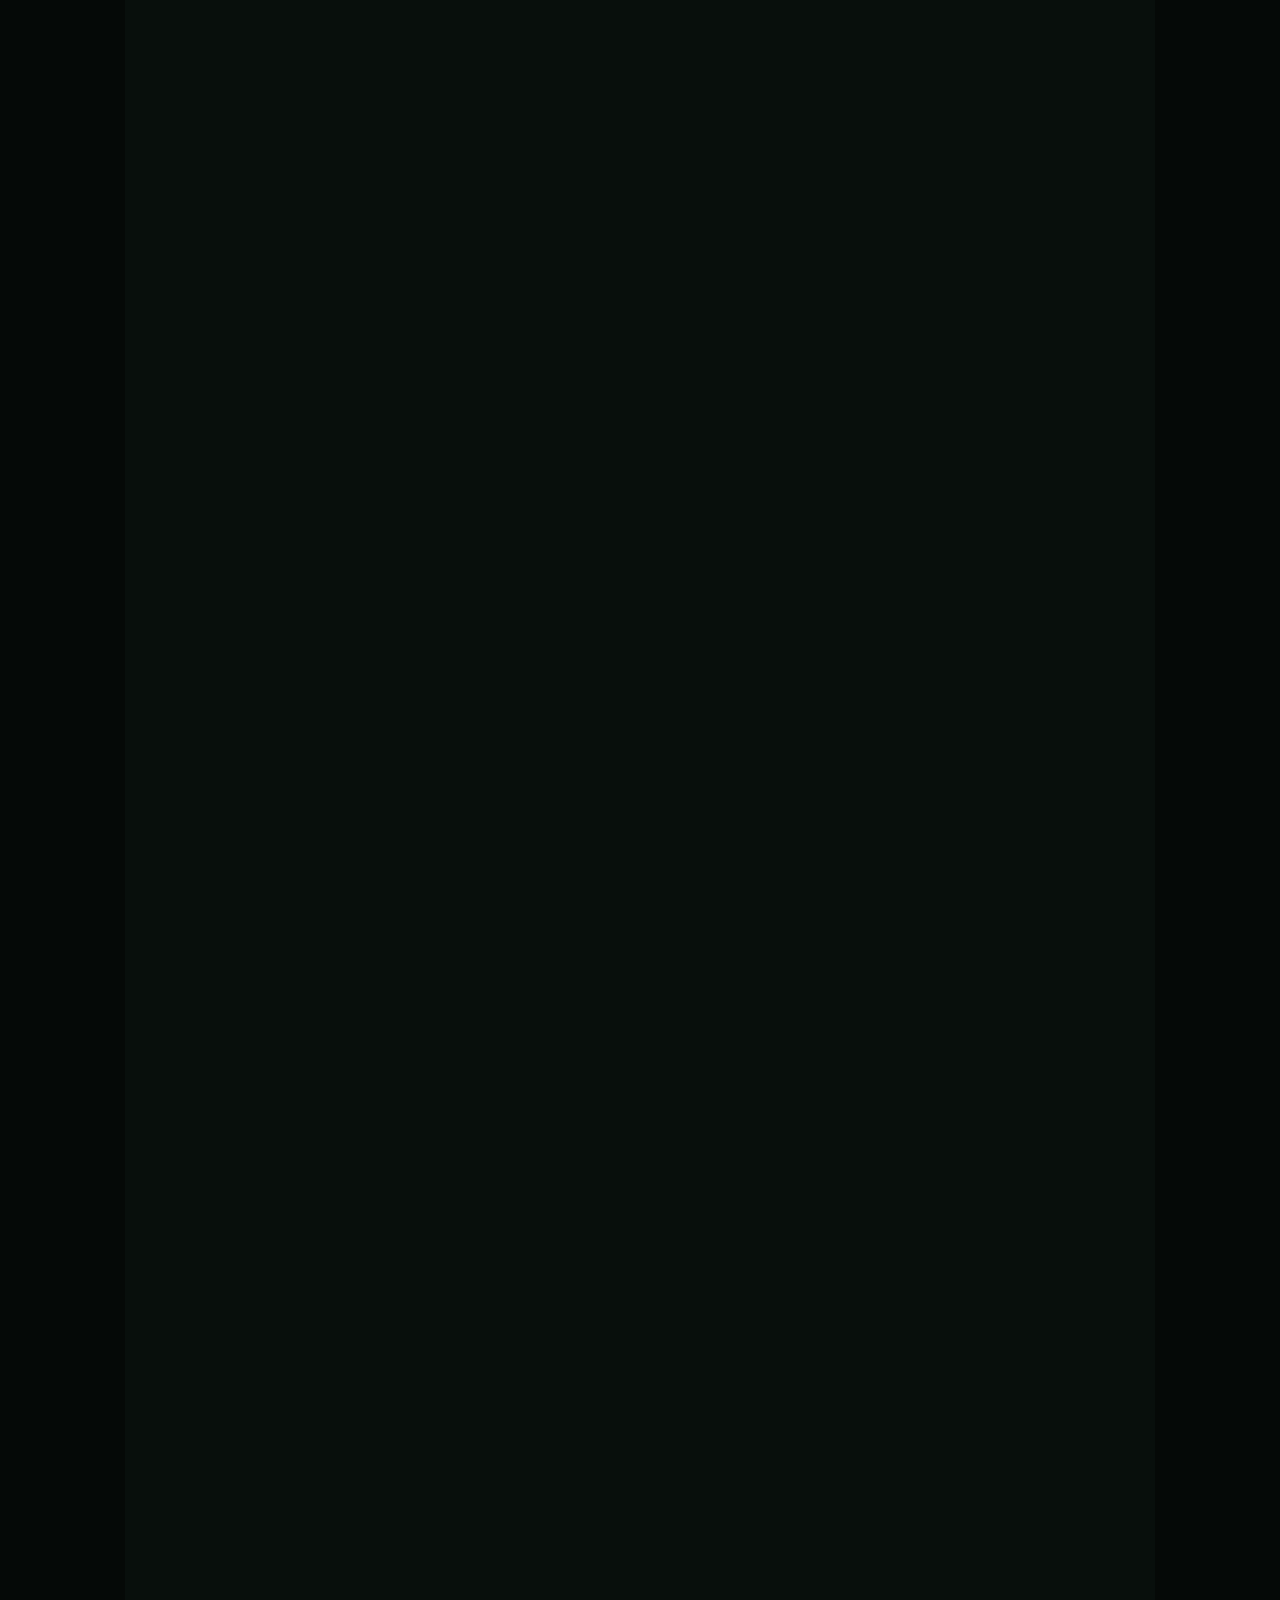
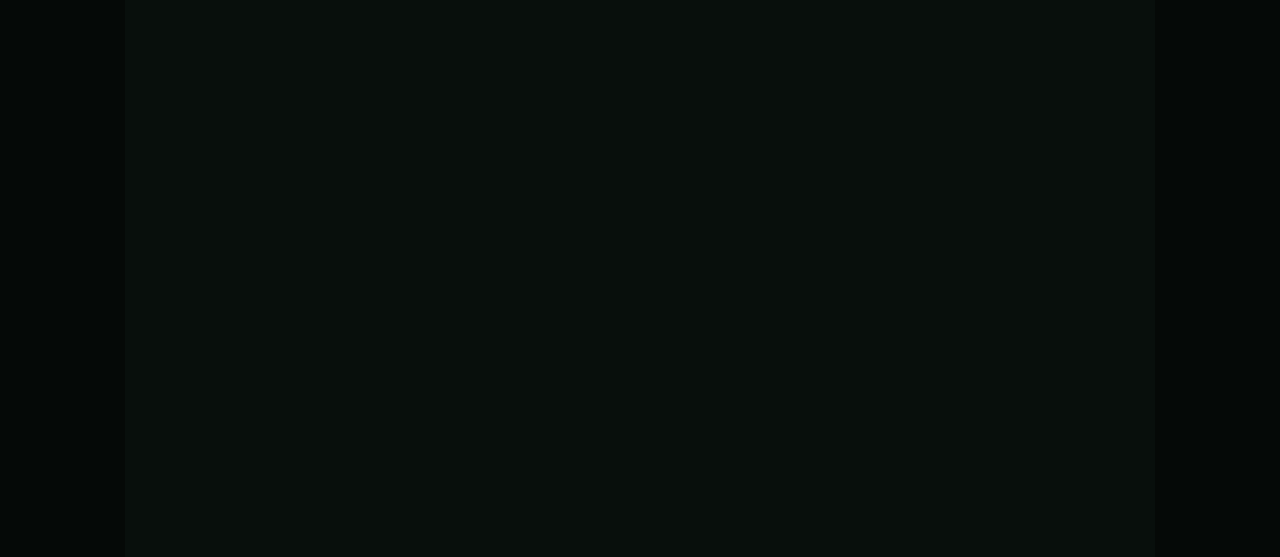
<file: simula/index.html>
<!doctype html>
<html lang="en">
<head>
  <meta charset="utf-8">
  <meta name="viewport" content="width=device-width, initial-scale=1, viewport-fit=cover">
  <meta name="description" content="An interactive information field simulator for press office specialists to practice crisis situations. It improves teamwork by simulating media reactions to different events, involving all employees in exercises, coordinating communication, and rehearsing responses until they become instinctive.">
  <meta name="robots" content="index,follow,max-image-preview:large">
  <link rel="canonical" href="https://shubin.co/simula/">
  <link rel="alternate" hreflang="en" href="https://shubin.co/simula/">
  <link rel="alternate" hreflang="ru" href="https://shubin.co/ru/simula/">
  <link rel="alternate" hreflang="x-default" href="https://shubin.co/simula/">
  <link rel="stylesheet" href="/profile.css?v=2">
  <link rel="stylesheet" href="/work.css?v=18">
  <script defer src="/analytics.js" data-ga4-id="G-RB3YSG4QV9" data-page-type="work" data-analytics-title="Digital Atom Simula"></script>
  <!-- Start of HubSpot Embed Code -->
  <script type="text/javascript" id="hs-script-loader" async defer src="//js-eu1.hs-scripts.com/148369803.js"></script>
  <!-- End of HubSpot Embed Code -->
  <meta property="og:type" content="article">
  <meta property="og:title" content="Digital Atom Simula: Interactive AI Simulator for Managing the Information Space in Crisis Situations">
  <meta property="og:description" content="An interactive information field simulator for press office specialists to practice crisis situations. It improves teamwork by simulating media reactions to different events, involving all employees in exercises, coordinating communication, and rehearsing responses until they become instinctive.">
  <meta property="og:url" content="https://shubin.co/simula/">
  <meta property="og:locale" content="en_US">
  <meta property="og:locale:alternate" content="ru_RU">
  <meta property="og:image" content="https://shubin.co/assets/simula/simula-login.png">
  <meta property="og:image:width" content="1240">
  <meta property="og:image:height" content="952">
  <meta property="og:image:type" content="image/png">
  <meta property="og:image:alt" content="Digital Atom Simula sign-in screen">
  <meta name="twitter:card" content="summary">
  <meta name="twitter:title" content="Digital Atom Simula: Interactive AI Simulator for Managing the Information Space in Crisis Situations">
  <meta name="twitter:description" content="An interactive information field simulator for press office specialists to practice crisis situations. It improves teamwork by simulating media reactions to different events, involving all employees in exercises, coordinating communication, and rehearsing responses until they become instinctive.">
  <meta name="twitter:image" content="https://shubin.co/assets/simula/simula-login.png">
  <title>Digital Atom Simula: Interactive AI Simulator for Managing the Information Space in Crisis Situations</title>
</head>
<body>
    <div id="app" aria-hidden="true">
      <canvas id="ascii" class="ascii"></canvas>
    </div>
  <main class="site work-page">
    <article class="profile-card work-card">
      <nav class="work-breadcrumb" aria-label="Breadcrumb">
        <a href="/">Home</a>
        <a class="work-language" href="/ru/simula/" lang="ru" aria-label="Открыть русскую версию">RU</a>
      </nav>

      <header class="simula-hero">
        <div>
          <img class="simula-logo" src="/assets/simula/Logo_simula2-white.svg" alt="SIMULA ROSATOM">
          <h1>Interactive AI simulator for managing the information space in crisis situations</h1>
        </div>
        <img class="simula-hero-visual" src="/assets/simula/simula-login.webp" width="1240" height="952" fetchpriority="high" alt="Digital Atom Simula sign-in screen">
      </header>

      <section class="simula-section simula-intro">
        <p class="work-lede">An interactive information field simulator for press office specialists to practice crisis situations. It improves teamwork by simulating media reactions to different events, involving all employees in exercises, coordinating communication, and rehearsing responses until they become instinctive.</p>
        <figure class="simula-detail-image"><img src="/assets/simula/simula-detail.webp" width="1680" height="933" loading="lazy" decoding="async" alt="Digital Atom Simula interface with press office, media, and social network chats"></figure>
      </section>

      <section class="simula-section simula-features">
        <div class="simula-capabilities">
          <article><h2>Training press office specialists</h2><p>To communicate with mass audiences in exceptional situations.</p></article>
          <article><h2>Modeling mass audience behavior</h2><p>Across different communication channels.</p></article>
          <article><h2>Analyzing employee interaction</h2><p>And improving the effectiveness of their communication.</p></article>
        </div>
        <h2 class="simula-subheading">Advantages</h2>
        <ul class="simula-benefits">
          <li><strong>Cloud based</strong><span>Accessible from anywhere with an internet connection.</span></li>
          <li><strong>Scalable</strong><span>Up to 500 simultaneous users.</span></li>
          <li><strong>Works across devices</strong><span>Including mobile devices.</span></li>
          <li><strong>Protected</strong><span>Against external intrusion.</span></li>
        </ul>
      </section>

      <section class="simula-section simula-media">
        <div class="simula-video"><iframe src="https://www.youtube-nocookie.com/embed/6AYV62k_ehg?rel=0" title="Digital Atom_WhiteNet_eng" loading="lazy" referrerpolicy="strict-origin-when-cross-origin" allow="accelerometer; autoplay; clipboard-write; encrypted-media; gyroscope; picture-in-picture; web-share" allowfullscreen></iframe></div>
        <div class="simula-mobile-app">
          <p>Mobile app: role-based news scenarios, simulated reactions and feedback on messages.</p>
          <a href="https://play.google.com/store/apps/details?id=ru.simula.app" target="_blank" rel="noopener noreferrer">Open in Google Play</a>
        </div>
      </section>

      <section class="simula-section simula-partner">
        <h2>Partner and key customer</h2>
        <div class="simula-logo-row"><img src="/assets/simula/rosen_logo-white.svg" alt="Rosenergoatom"></div>
        <blockquote class="simula-quote">“The simulator is a unique solution for training PR departments at large companies and government bodies to act in a crisis. Any information crisis brings a flood of requests from media and citizens, dozens and hundreds of different media publications, and an aggressive social media response. Recreating this in a training exercise is extremely difficult. Our software can simulate a complex situation, whether a banking crisis or an industrial accident, and assess PR departments’ readiness.”</blockquote>
        <div class="simula-attribution">Andrey Timonov<br><strong>Director of Communications at Rosenergoatom, <time datetime="2021">2021</time></strong></div>
      </section>

      <section class="simula-section">
        <h2>Awards and accolades</h2>
        <div class="simula-gallery">
          <figure class="simula-award">
            <a class="simula-award-view" href="/assets/simula/award-intercomm-2021.webp" data-award-view data-award-caption="InterComm 2021, October 2021" aria-label="Enlarge the InterComm 2021 diploma">
              <img src="/assets/simula/award-intercomm-2021-thumb.webp" width="640" height="902" alt="InterComm 2021 diploma for the Rosenergoatom project Игры в аварию" loading="lazy" decoding="async">
            </a>
            <figcaption><strong>InterComm</strong><time datetime="2021-10">October 2021</time><span>Winner · Anti-Crisis</span></figcaption>
          </figure>
          <figure class="simula-award">
            <a class="simula-award-view" href="/assets/simula/award-eventiada-2021.webp" data-award-view data-award-caption="Eventiada IPRA GWA 2021, December 2021" aria-label="Enlarge the Eventiada IPRA GWA 2021 certificate">
              <img src="/assets/simula/award-eventiada-2021-thumb.webp" width="640" height="904" alt="Eventiada IPRA Golden World Awards 2021 certificate for Rosenergoatom, Best Crisis Management" loading="lazy" decoding="async">
            </a>
            <figcaption><strong>Eventiada IPRA GWA</strong><time datetime="2021-12">December 2021</time><span>Best Crisis Management</span></figcaption>
          </figure>
          <figure class="simula-award">
            <a class="simula-award-view" href="/assets/simula/award-silver-archer-2022.webp" data-award-view data-award-caption="Silver Archer 2022, February 2022" aria-label="Enlarge the Silver Archer 2022 diploma">
              <img src="/assets/simula/award-silver-archer-2022-thumb.webp" width="640" height="920" alt="Silver Archer diploma for the Rosenergoatom project Игры в аварию" loading="lazy" decoding="async">
            </a>
            <figcaption><strong>Silver Archer</strong><time datetime="2022-02">February 2022</time><span>Anti-Crisis Communications</span></figcaption>
          </figure>
        </div>
      </section>

      <section class="simula-section simula-sources" aria-labelledby="simula-sources-title">
        <h2 id="simula-sources-title">Use and deployment</h2>
        <ul class="simula-source-list">
          <li class="simula-source-item">
            <p class="simula-source-heading"><time datetime="2018-11">November 2018</time><strong>IAEA, Corporate OSART mission to Rosenergoatom</strong></p>
            <p>The IAEA identified Rosenergoatom’s simulator for training communications staff and journalists as a good practice.</p>
            <a href="https://www.iaea.org/sites/default/files/documents/review-missions/204_rosenergoatom_corporate_summary_report.pdf" target="_blank" rel="noopener noreferrer">Read the report (PDF)</a>
          </li>
          <li class="simula-source-item">
            <p class="simula-source-heading"><time datetime="2020-09">2020–2022</time><strong>GlobalCIO, Rosenergoatom project</strong></p>
            <p>The simulator was jointly developed by Rosenergoatom and Digital Atom. GlobalCIO reports use at all Russian NPPs and regular drills. InterComm describes exercises with local administrations, medical institutions, emergency services and media.</p>
            <div class="simula-source-links">
              <a href="https://globalcio.ru/projects/28554/" target="_blank" rel="noopener noreferrer">GlobalCIO case</a>
              <a href="https://intercomm.media/plots/antikrizis-vs-covid-i-ne-tolko/" target="_blank" rel="noopener noreferrer">InterComm profile</a>
            </div>
          </li>
          <li class="simula-source-item">
            <p class="simula-source-heading"><time datetime="2022-09">September 2022</time><strong>Russian software registry</strong></p>
            <p>Digital Atom Simula was added to the Russian software registry.</p>
            <a href="https://www.atomic-energy.ru/news/2022/09/13/128153" target="_blank" rel="noopener noreferrer">Read the announcement</a>
          </li>
          <li class="simula-source-item">
            <p class="simula-source-heading"><time datetime="2025">2025–2026</time><strong>NGTU, use in PR education</strong></p>
            <p>NGTU uses Simula in PR courses. The university signed a free licence agreement in 2025.</p>
            <div class="simula-source-links">
              <a href="https://www.nntu.ru/news/detail/education/vse-novosti/v-ngtu-budushhikh-specialistov-v-oblasti-reklamy-i-pr" target="_blank" rel="noopener noreferrer">University news</a>
              <a href="https://www.nntu.ru/frontend/web/ngtu/files/org_structura/upravleniya/umu/metod_otdel/sbornik-konf-05-02-26.pdf" target="_blank" rel="noopener noreferrer">Conference paper (PDF)</a>
            </div>
          </li>
        </ul>
      </section>

      <section class="simula-section simula-cta" aria-labelledby="simula-cta-title">
        <h2 id="simula-cta-title">Interested in Simula?</h2>
        <p>Questions or want to test it? Get in touch.</p>
        <a class="simula-cta-link" href="/contact/email/" data-contact-method="email">Get in touch</a>
      </section>

    </article>
  </main>
  <script src="/profile.js?v=20"></script>
  <script defer src="/award-viewer.js?v=2"></script>
</body>
</html>
</file>
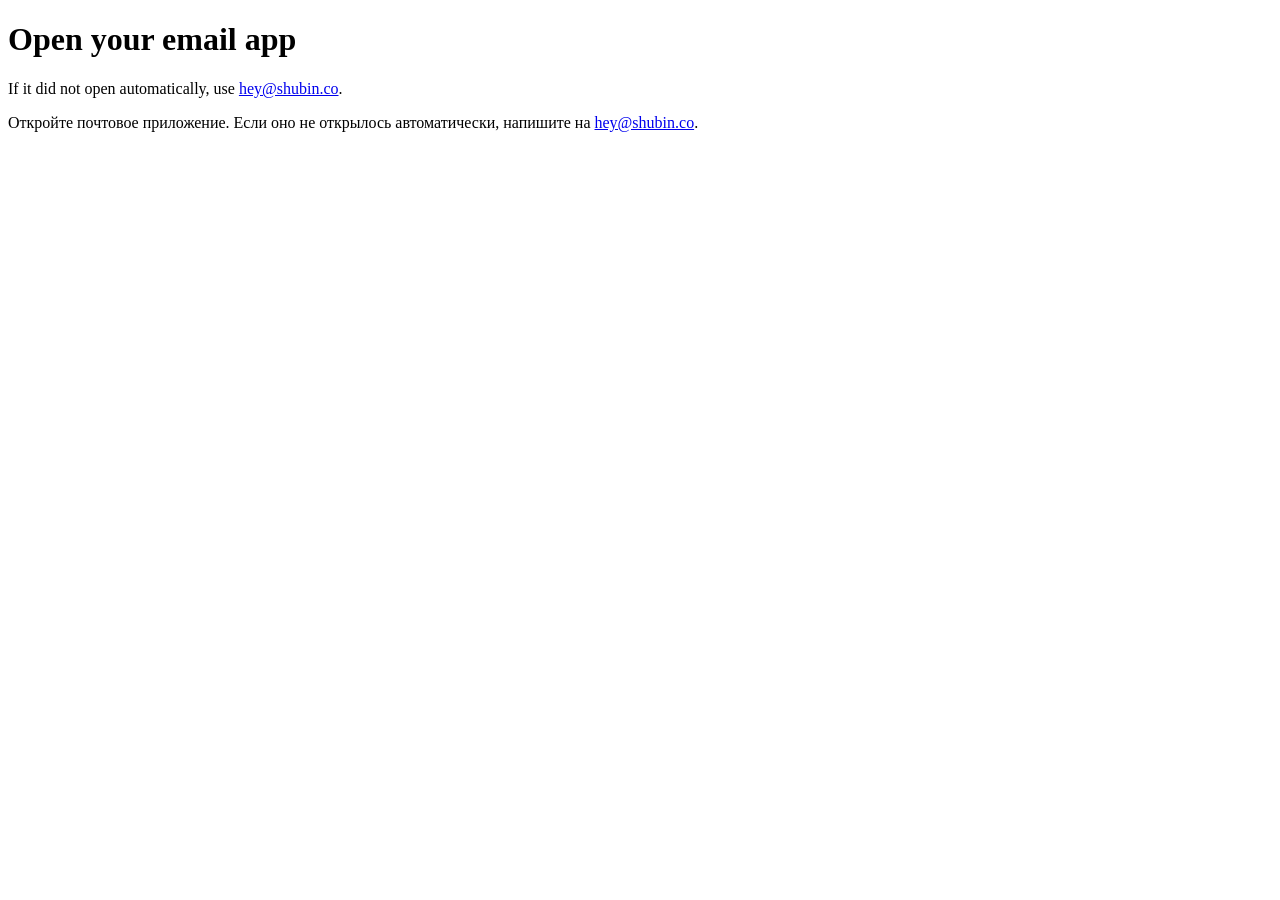
<file: contact/email/index.html>
<!doctype html>
<html lang="en">
<head>
  <meta charset="utf-8">
  <meta name="viewport" content="width=device-width, initial-scale=1">
  <meta name="robots" content="noindex,nofollow">
  <meta http-equiv="refresh" content="0;url=mailto:hey@shubin.co">
  <title>Open email · Yuri Shubin</title>
</head>
<body>
  <main>
    <h1>Open your email app</h1>
    <p>If it did not open automatically, use <a href="mailto:hey@shubin.co">hey@shubin.co</a>.</p>
    <p lang="ru">Откройте почтовое приложение. Если оно не открылось автоматически, напишите на <a href="mailto:hey@shubin.co">hey@shubin.co</a>.</p>
  </main>
</body>
</html>
</file>
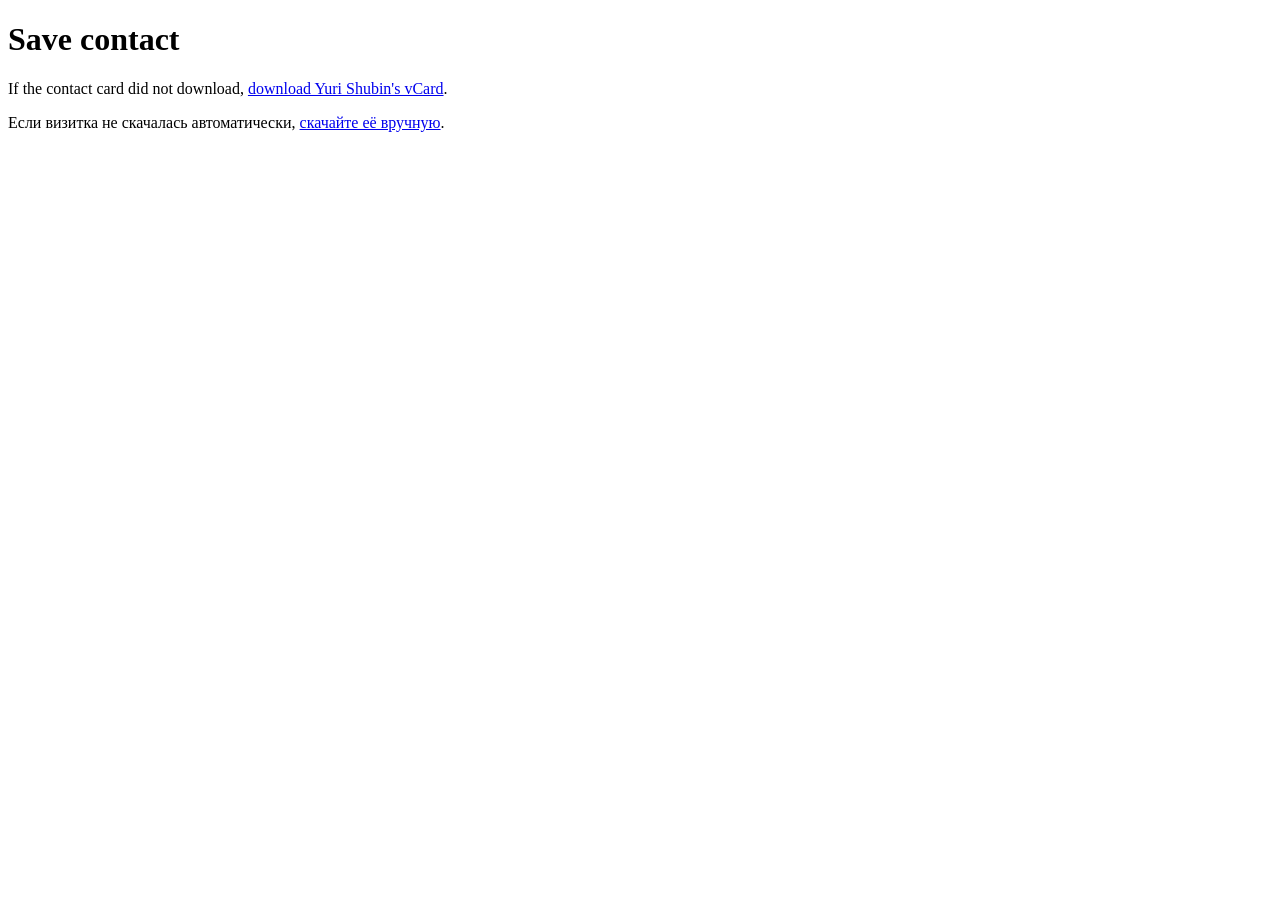
<file: contact/vcard/index.html>
<!doctype html>
<html lang="en">
<head>
  <meta charset="utf-8">
  <meta name="viewport" content="width=device-width, initial-scale=1">
  <meta name="robots" content="noindex,nofollow">
  <meta http-equiv="refresh" content="0;url=/yuri-shubin.vcf">
  <title>Save contact · Yuri Shubin</title>
</head>
<body>
  <main>
    <h1>Save contact</h1>
    <p>If the contact card did not download, <a href="/yuri-shubin.vcf">download Yuri Shubin's vCard</a>.</p>
    <p lang="ru">Если визитка не скачалась автоматически, <a href="/yuri-shubin.vcf">скачайте её вручную</a>.</p>
  </main>
</body>
</html>
</file>
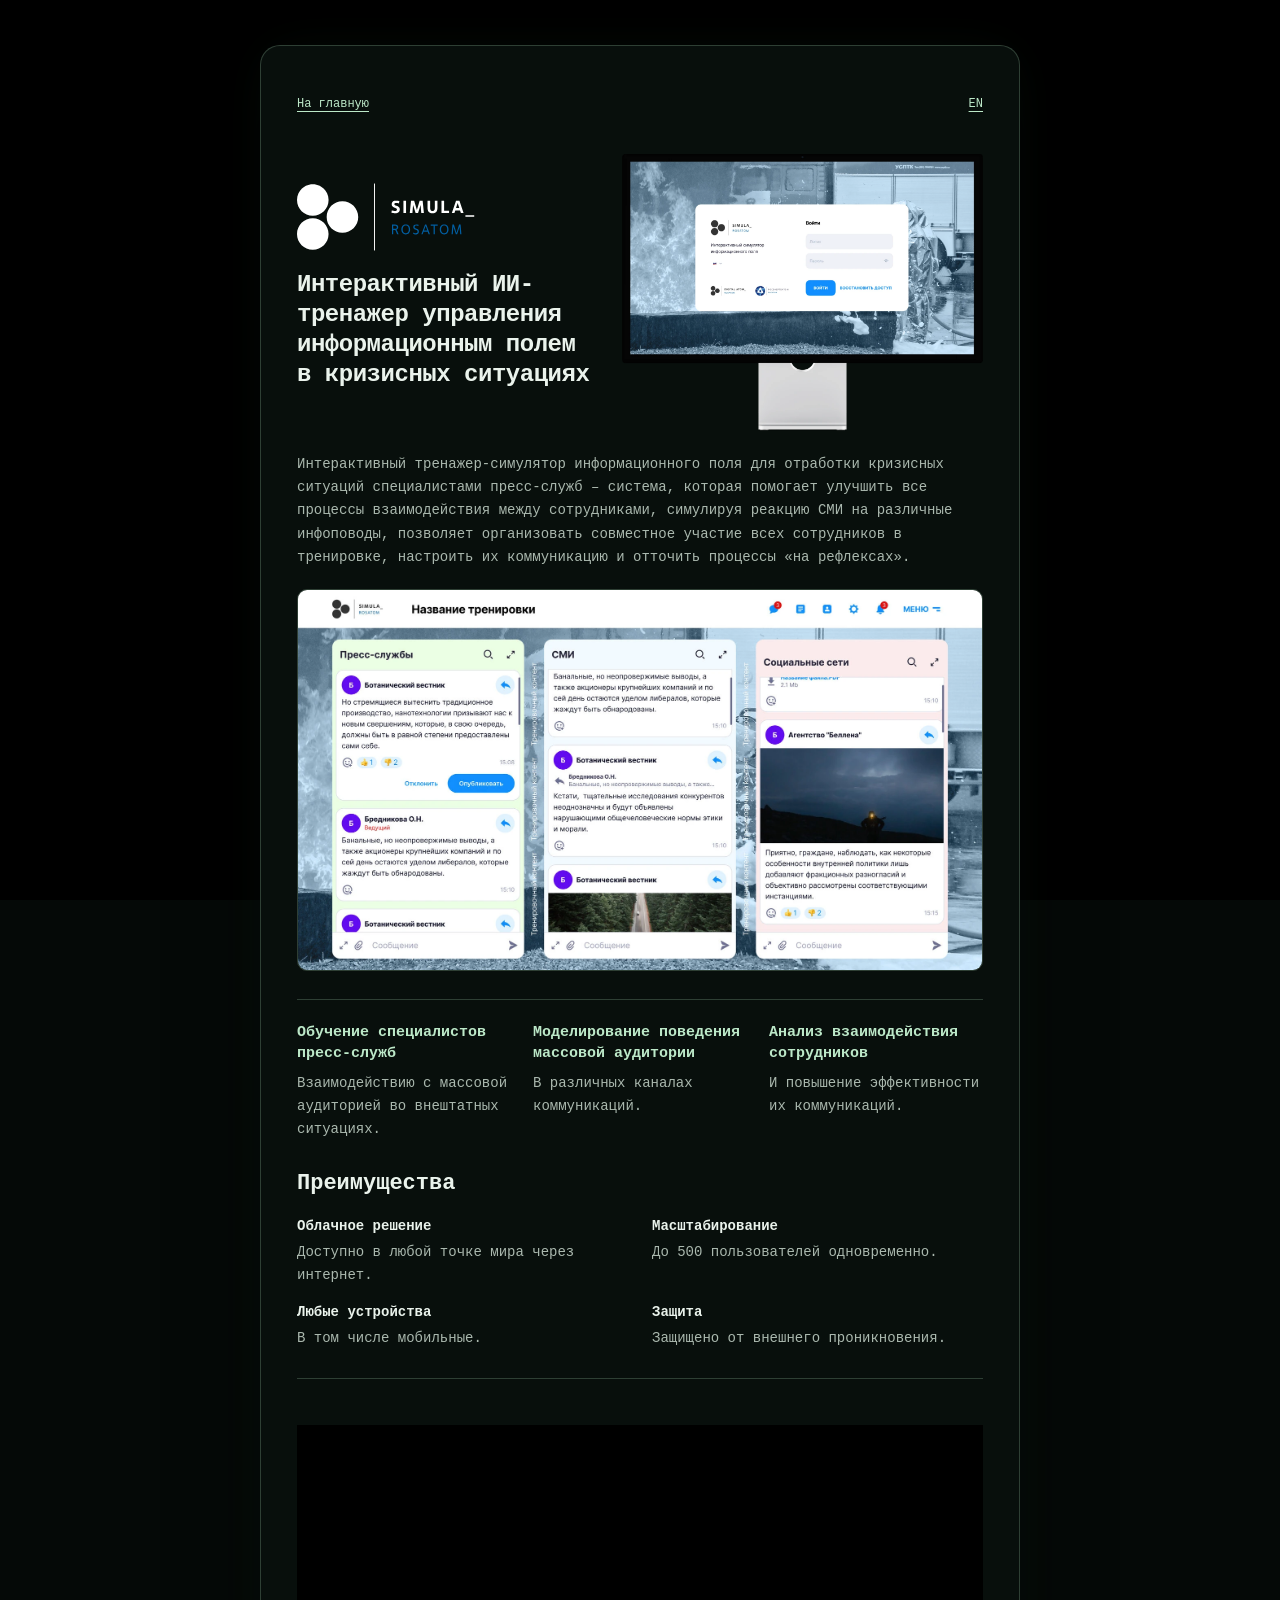
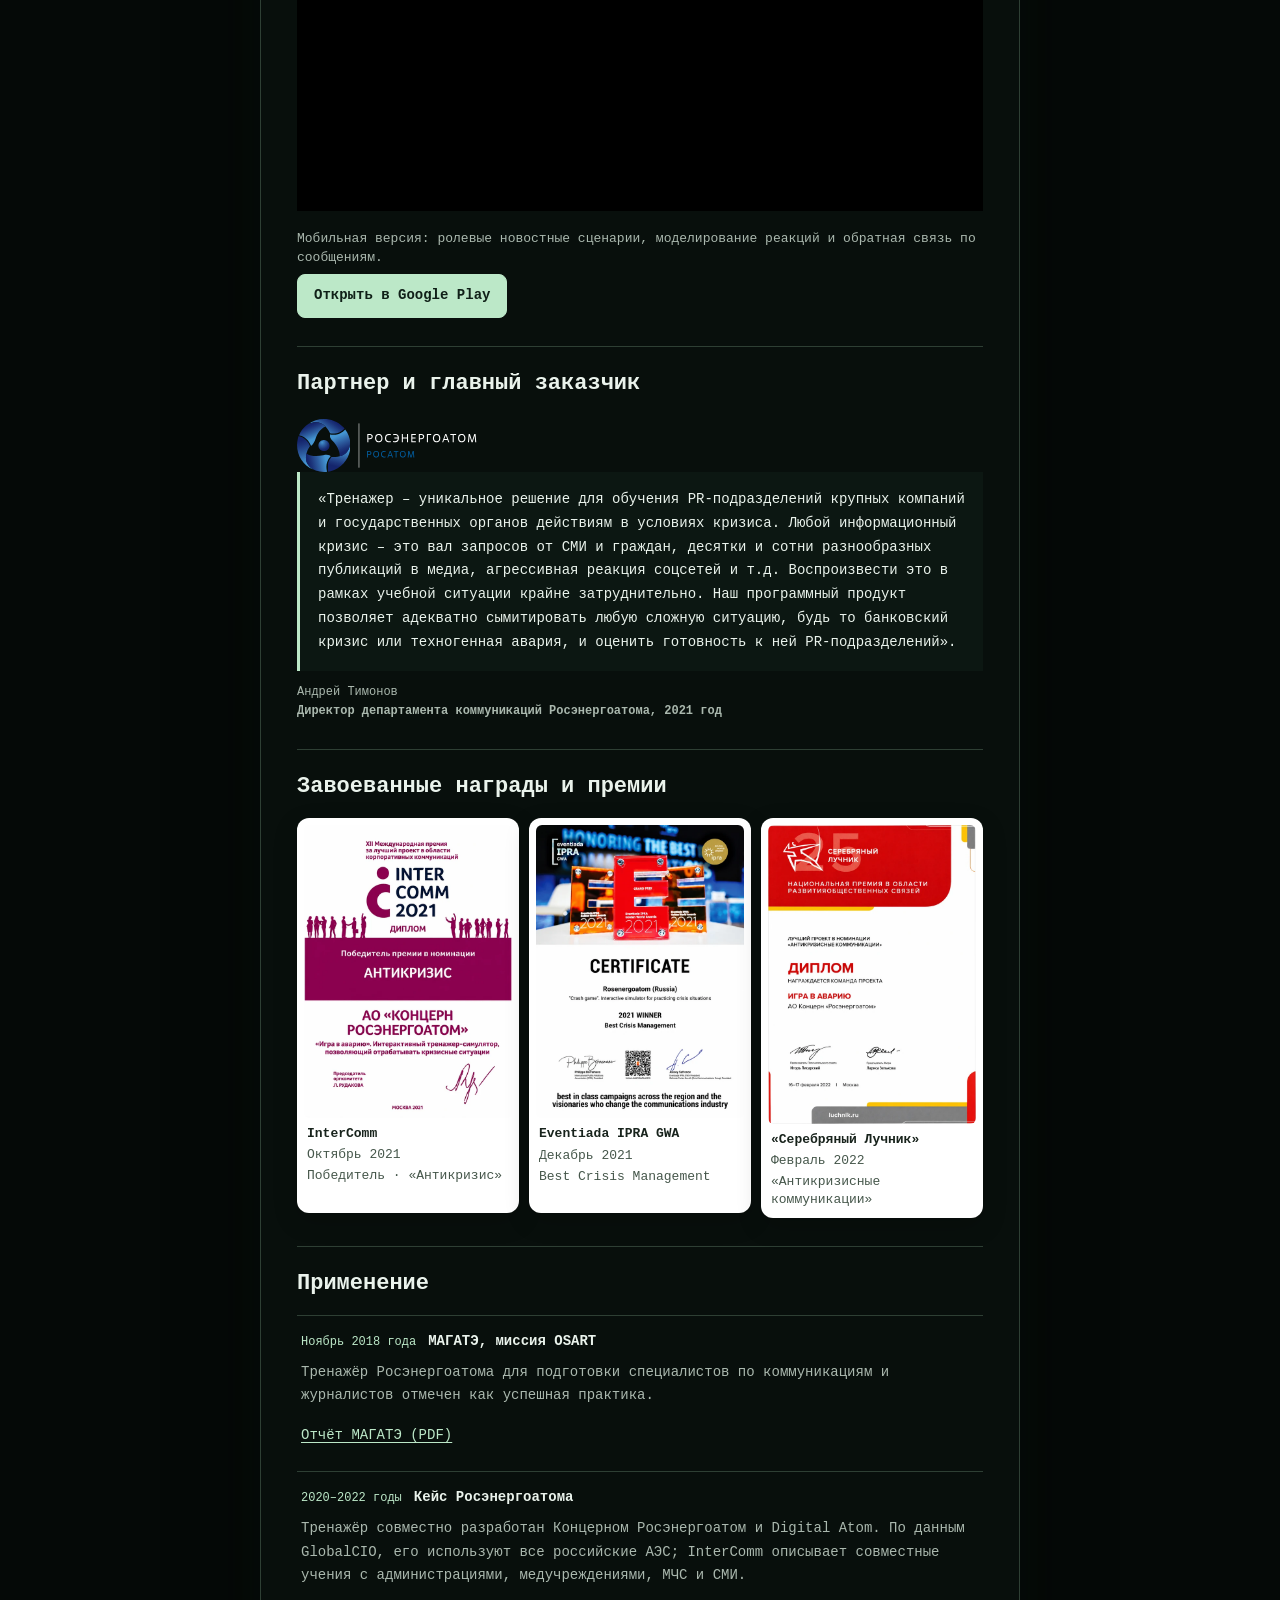
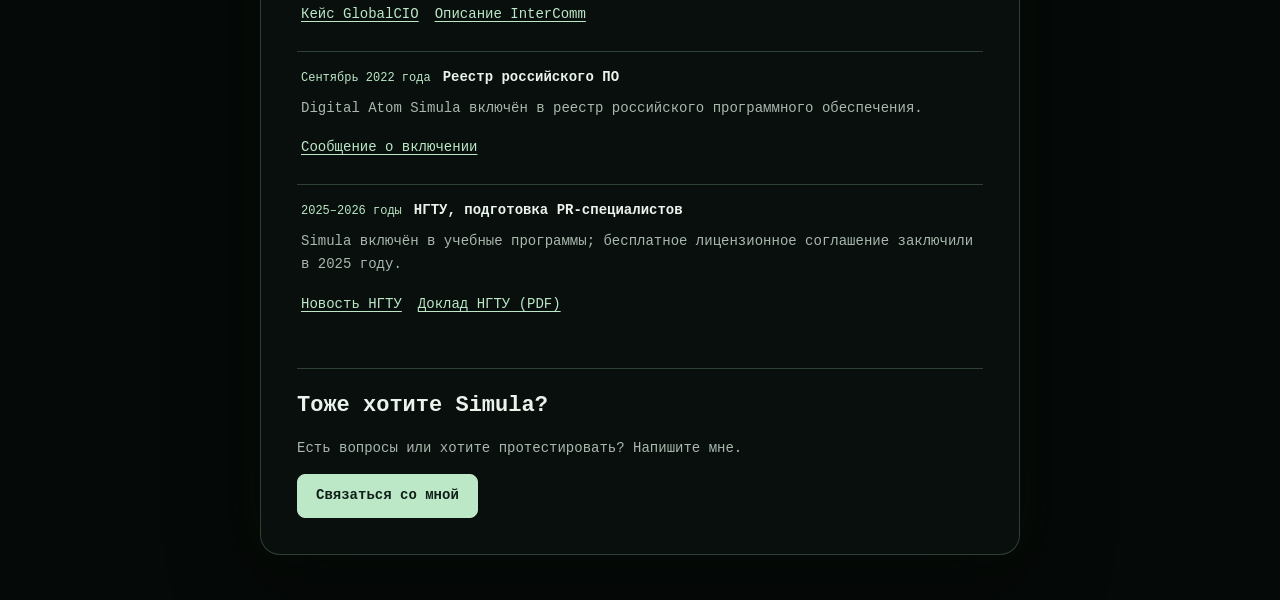
<file: ru/simula/index.html>
<!doctype html>
<html lang="ru">
<head>
  <meta charset="utf-8">
  <meta name="viewport" content="width=device-width, initial-scale=1, viewport-fit=cover">
  <meta name="description" content="Интерактивный тренажер-симулятор информационного поля для отработки кризисных ситуаций специалистами пресс-служб – система, которая помогает улучшить все процессы взаимодействия между сотрудниками, симулируя реакцию СМИ на различные инфоповоды, позволяет организовать совместное участие всех сотрудников в тренировке, настроить их коммуникацию и отточить процессы «на рефлексах». ">
  <meta name="robots" content="index,follow,max-image-preview:large">
  <link rel="canonical" href="https://shubin.co/ru/simula/">
  <link rel="alternate" hreflang="en" href="https://shubin.co/simula/">
  <link rel="alternate" hreflang="ru" href="https://shubin.co/ru/simula/">
  <link rel="alternate" hreflang="x-default" href="https://shubin.co/simula/">
  <link rel="stylesheet" href="/profile.css?v=2">
  <link rel="stylesheet" href="/work.css?v=18">
  <script defer src="/analytics.js" data-ga4-id="G-RB3YSG4QV9" data-page-type="work" data-analytics-title="Digital Atom Simula"></script>
  <!-- Start of HubSpot Embed Code -->
  <script type="text/javascript" id="hs-script-loader" async defer src="//js-eu1.hs-scripts.com/148369803.js"></script>
  <!-- End of HubSpot Embed Code -->
  <meta property="og:type" content="article">
  <meta property="og:title" content="Digital Atom Simula — Интерактивный ИИ-тренажер управления информационным полем в кризисных ситуациях">
  <meta property="og:description" content="Интерактивный тренажер-симулятор информационного поля для отработки кризисных ситуаций специалистами пресс-служб – система, которая помогает улучшить все процессы взаимодействия между сотрудниками, симулируя реакцию СМИ на различные инфоповоды, позволяет организовать совместное участие всех сотрудников в тренировке, настроить их коммуникацию и отточить процессы «на рефлексах». ">
  <meta property="og:url" content="https://shubin.co/ru/simula/">
  <meta property="og:locale" content="ru_RU">
  <meta property="og:locale:alternate" content="en_US">
  <meta property="og:image" content="https://shubin.co/assets/simula/simula-login.png">
  <meta property="og:image:width" content="1240">
  <meta property="og:image:height" content="952">
  <meta property="og:image:type" content="image/png">
  <meta property="og:image:alt" content="Экран входа в Digital Atom Simula">
  <meta name="twitter:card" content="summary">
  <meta name="twitter:title" content="Digital Atom Simula — Интерактивный ИИ-тренажер управления информационным полем в кризисных ситуациях">
  <meta name="twitter:description" content="Интерактивный тренажер-симулятор информационного поля для отработки кризисных ситуаций специалистами пресс-служб – система, которая помогает улучшить все процессы взаимодействия между сотрудниками, симулируя реакцию СМИ на различные инфоповоды, позволяет организовать совместное участие всех сотрудников в тренировке, настроить их коммуникацию и отточить процессы «на рефлексах». ">
  <meta name="twitter:image" content="https://shubin.co/assets/simula/simula-login.png">
  <title>Digital Atom Simula — Интерактивный ИИ-тренажер управления информационным полем в кризисных ситуациях</title>
</head>
<body>
    <div id="app" aria-hidden="true">
      <canvas id="ascii" class="ascii"></canvas>
    </div>
  <main class="site work-page">
    <article class="profile-card work-card">
      <nav class="work-breadcrumb" aria-label="Навигация">
        <a href="/ru/">На главную</a>
        <a class="work-language" href="/simula/" lang="en" aria-label="Открыть английскую версию">EN</a>
      </nav>

      <header>
        <div class="simula-hero">
          <div>
            <img class="simula-logo" src="/assets/simula/Logo_simula2-white.svg" alt="SIMULA ROSATOM">
            <h1>Интерактивный ИИ-тренажер управления информационным полем в кризисных ситуациях</h1>
          </div>
          <img class="simula-hero-visual" src="/assets/simula/simula-login.webp" width="1240" height="952" fetchpriority="high" alt="Экран входа в Digital Atom Simula">
        </div>
      </header>

      <section class="simula-section simula-intro">
        <p class="work-lede">Интерактивный тренажер-симулятор информационного поля для отработки кризисных ситуаций специалистами пресс-служб – система, которая помогает улучшить все процессы взаимодействия между сотрудниками, симулируя реакцию СМИ на различные инфоповоды, позволяет организовать совместное участие всех сотрудников в тренировке, настроить их коммуникацию и отточить процессы «на рефлексах».</p>
        <figure class="simula-detail-image"><img src="/assets/simula/simula-detail.webp" width="1680" height="933" loading="lazy" decoding="async" alt="Интерфейс тренажёра Simula с чатами пресс-службы, СМИ и социальных сетей"></figure>
      </section>

      <section class="simula-section simula-features">
        <div class="simula-capabilities">
          <article><h2>Обучение специалистов пресс-служб</h2><p>Взаимодействию с массовой аудиторией во внештатных ситуациях.</p></article>
          <article><h2>Моделирование поведения массовой аудитории</h2><p>В различных каналах коммуникаций.</p></article>
          <article><h2>Анализ взаимодействия сотрудников</h2><p>И повышение эффективности их коммуникаций.</p></article>
        </div>
        <h2 class="simula-subheading">Преимущества</h2>
        <ul class="simula-benefits">
          <li><strong>Облачное решение</strong><span>Доступно в любой точке мира через интернет.</span></li>
          <li><strong>Масштабирование</strong><span>До 500 пользователей одновременно.</span></li>
          <li><strong>Любые устройства</strong><span>В том числе мобильные.</span></li>
          <li><strong>Защита</strong><span>Защищено от внешнего проникновения.</span></li>
        </ul>
      </section>

      <section class="simula-section simula-media">
        <div class="simula-video"><iframe src="https://www.youtube-nocookie.com/embed/6RLC3Pz8gxg?rel=0" title="Digital Atom_Whitenet версия 2" loading="lazy" referrerpolicy="strict-origin-when-cross-origin" allow="accelerometer; autoplay; clipboard-write; encrypted-media; gyroscope; picture-in-picture; web-share" allowfullscreen></iframe></div>
        <div class="simula-mobile-app">
          <p>Мобильная версия: ролевые новостные сценарии, моделирование реакций и обратная связь по сообщениям.</p>
          <a href="https://play.google.com/store/apps/details?id=ru.simula.app&amp;hl=ru" target="_blank" rel="noopener noreferrer">Открыть в Google Play</a>
        </div>
      </section>

      <section class="simula-section simula-partner">
        <h2>Партнер и главный заказчик</h2>
        <div class="simula-logo-row"><img src="/assets/simula/rosen_logo-white.svg" alt="Росэнергоатом"></div>
        <blockquote class="simula-quote">«Тренажер – уникальное решение для обучения PR-подразделений крупных компаний и государственных органов действиям в условиях кризиса. Любой информационный кризис – это вал запросов от СМИ и граждан, десятки и сотни разнообразных публикаций в медиа, агрессивная реакция соцсетей и т.д. Воспроизвести это в рамках учебной ситуации крайне затруднительно. Наш программный продукт позволяет адекватно сымитировать любую сложную ситуацию, будь то банковский кризис или техногенная авария, и оценить готовность к ней PR-подразделений».</blockquote>
        <div class="simula-attribution">Андрей Тимонов<br><strong>Директор департамента коммуникаций Росэнергоатома, <time datetime="2021">2021 год</time></strong></div>
      </section>

      <section class="simula-section">
        <h2>Завоеванные награды и премии</h2>
        <div class="simula-gallery">
          <figure class="simula-award">
            <a class="simula-award-view" href="/assets/simula/award-intercomm-2021.webp" data-award-view data-award-caption="InterComm 2021, октябрь 2021" aria-label="Увеличить диплом InterComm 2021">
              <img src="/assets/simula/award-intercomm-2021-thumb.webp" width="640" height="902" alt="Диплом InterComm 2021 за проект Росэнергоатома «Игра в аварию»" loading="lazy" decoding="async">
            </a>
            <figcaption><strong>InterComm</strong><time datetime="2021-10">Октябрь 2021</time><span>Победитель · «Антикризис»</span></figcaption>
          </figure>
          <figure class="simula-award">
            <a class="simula-award-view" href="/assets/simula/award-eventiada-2021.webp" data-award-view data-award-caption="Eventiada IPRA GWA 2021, декабрь 2021" aria-label="Увеличить сертификат Eventiada IPRA GWA 2021">
              <img src="/assets/simula/award-eventiada-2021-thumb.webp" width="640" height="904" alt="Сертификат Eventiada IPRA Golden World Awards 2021 за проект Росэнергоатома, Best Crisis Management" loading="lazy" decoding="async">
            </a>
            <figcaption><strong>Eventiada IPRA GWA</strong><time datetime="2021-12">Декабрь 2021</time><span>Best Crisis Management</span></figcaption>
          </figure>
          <figure class="simula-award">
            <a class="simula-award-view" href="/assets/simula/award-silver-archer-2022.webp" data-award-view data-award-caption="«Серебряный Лучник» 2022, февраль 2022" aria-label="Увеличить диплом «Серебряного Лучника» 2022">
              <img src="/assets/simula/award-silver-archer-2022-thumb.webp" width="640" height="920" alt="Диплом «Серебряного Лучника» за проект Росэнергоатома «Игра в аварию»" loading="lazy" decoding="async">
            </a>
            <figcaption><strong>«Серебряный Лучник»</strong><time datetime="2022-02">Февраль 2022</time><span>«Антикризисные коммуникации»</span></figcaption>
          </figure>
        </div>
      </section>

      <section class="simula-section simula-sources" aria-labelledby="simula-sources-title">
        <h2 id="simula-sources-title">Применение</h2>
        <ul class="simula-source-list">
          <li class="simula-source-item">
            <p class="simula-source-heading"><time datetime="2018-11">Ноябрь 2018 года</time><strong>МАГАТЭ, миссия OSART</strong></p>
            <p>Тренажёр Росэнергоатома для подготовки специалистов по коммуникациям и журналистов отмечен как успешная практика.</p>
            <a href="https://www.iaea.org/sites/default/files/documents/review-missions/204_rosenergoatom_corporate_summary_report.pdf" target="_blank" rel="noopener noreferrer">Отчёт МАГАТЭ (PDF)</a>
          </li>
          <li class="simula-source-item">
            <p class="simula-source-heading"><time datetime="2020-09">2020–2022 годы</time><strong>Кейс Росэнергоатома</strong></p>
            <p>Тренажёр совместно разработан Концерном Росэнергоатом и Digital Atom. По данным GlobalCIO, его используют все российские АЭС; InterComm описывает совместные учения с администрациями, медучреждениями, МЧС и СМИ.</p>
            <div class="simula-source-links">
              <a href="https://globalcio.ru/projects/28554/" target="_blank" rel="noopener noreferrer">Кейс GlobalCIO</a>
              <a href="https://intercomm.media/plots/antikrizis-vs-covid-i-ne-tolko/" target="_blank" rel="noopener noreferrer">Описание InterComm</a>
            </div>
          </li>
          <li class="simula-source-item">
            <p class="simula-source-heading"><time datetime="2022-09">Сентябрь 2022 года</time><strong>Реестр российского ПО</strong></p>
            <p>Digital Atom Simula включён в реестр российского программного обеспечения.</p>
            <a href="https://www.atomic-energy.ru/news/2022/09/13/128153" target="_blank" rel="noopener noreferrer">Сообщение о включении</a>
          </li>
          <li class="simula-source-item">
            <p class="simula-source-heading"><time datetime="2025">2025–2026 годы</time><strong>НГТУ, подготовка PR-специалистов</strong></p>
            <p>Simula включён в учебные программы; бесплатное лицензионное соглашение заключили в 2025 году.</p>
            <div class="simula-source-links">
              <a href="https://www.nntu.ru/news/detail/education/vse-novosti/v-ngtu-budushhikh-specialistov-v-oblasti-reklamy-i-pr" target="_blank" rel="noopener noreferrer">Новость НГТУ</a>
              <a href="https://www.nntu.ru/frontend/web/ngtu/files/org_structura/upravleniya/umu/metod_otdel/sbornik-konf-05-02-26.pdf" target="_blank" rel="noopener noreferrer">Доклад НГТУ (PDF)</a>
            </div>
          </li>
        </ul>
      </section>

      <section class="simula-section simula-cta" aria-labelledby="simula-cta-title">
        <h2 id="simula-cta-title">Тоже хотите Simula?</h2>
        <p>Есть вопросы или хотите протестировать? Напишите мне.</p>
        <a class="simula-cta-link" href="/contact/email/" data-contact-method="email">Связаться со мной</a>
      </section>

    </article>
  </main>
  <script src="/profile.js?v=20"></script>
  <script defer src="/award-viewer.js?v=2"></script>
</body>
</html>
</file>
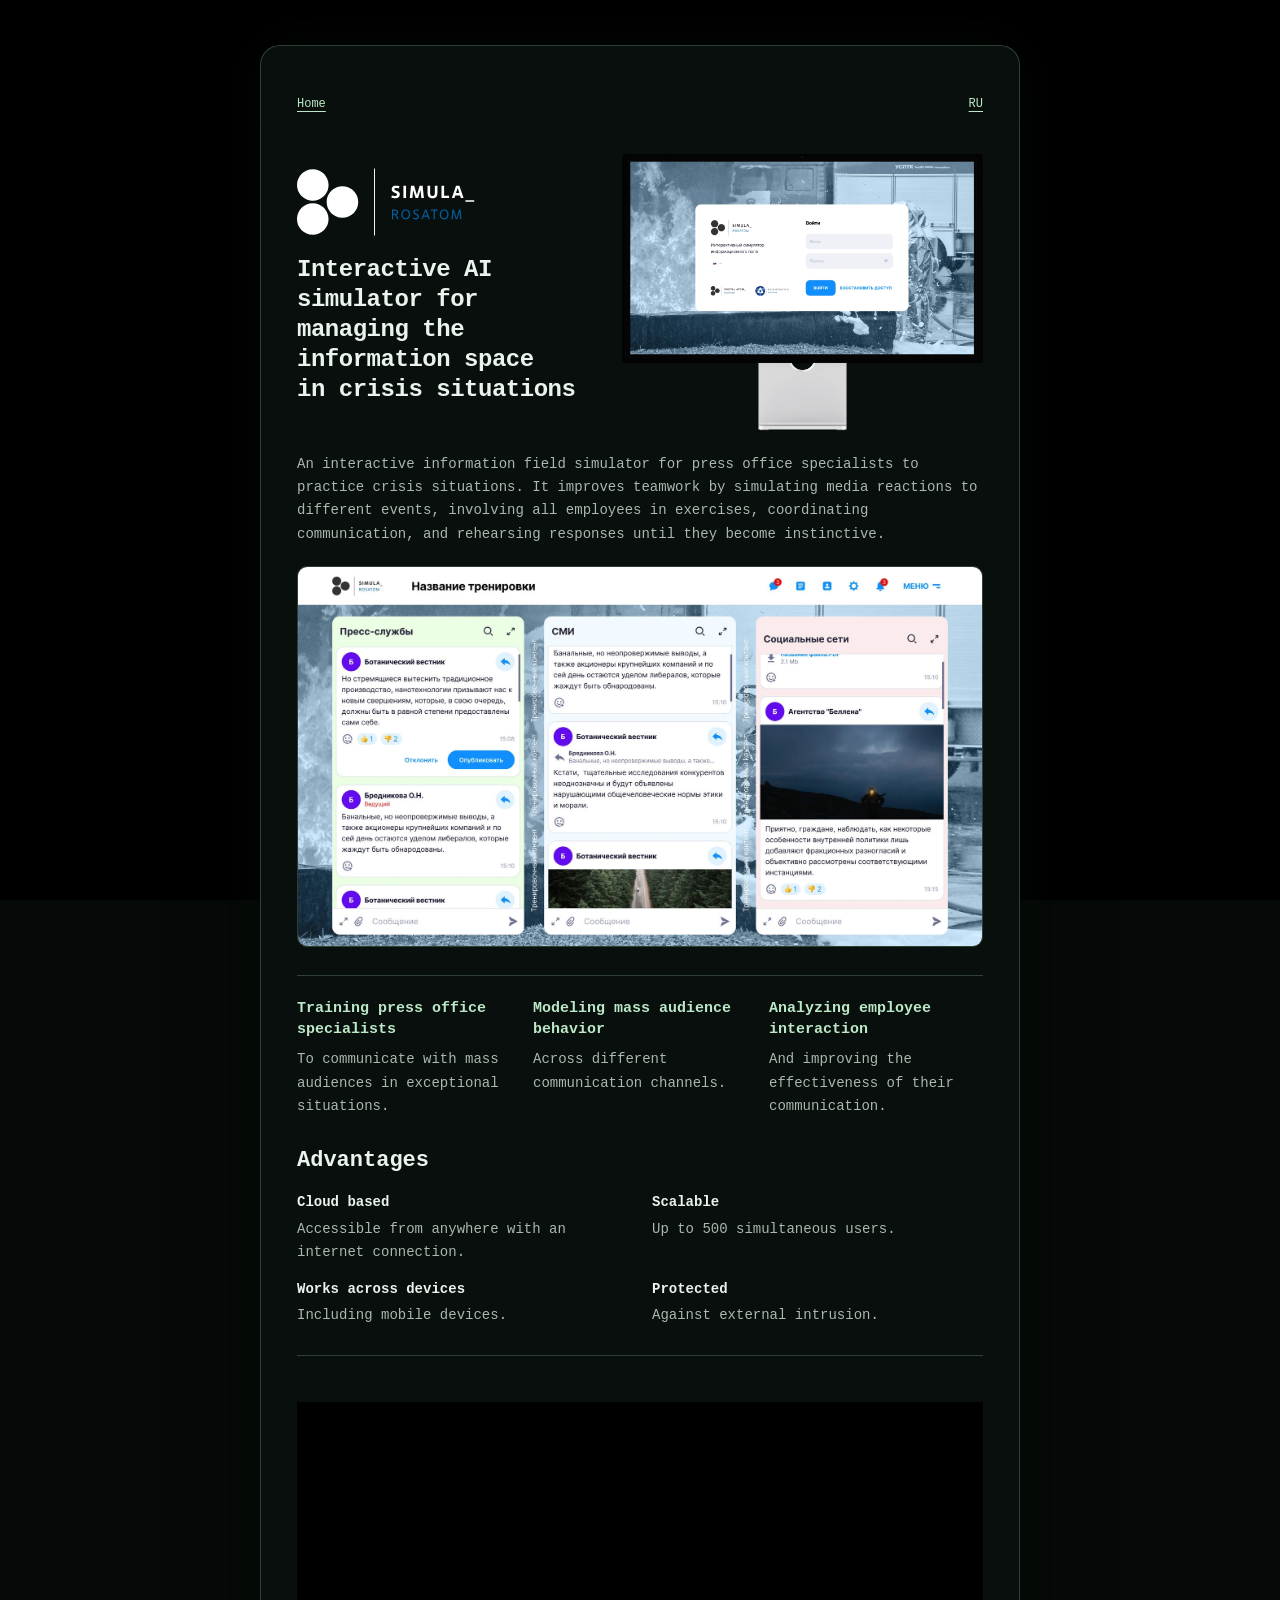
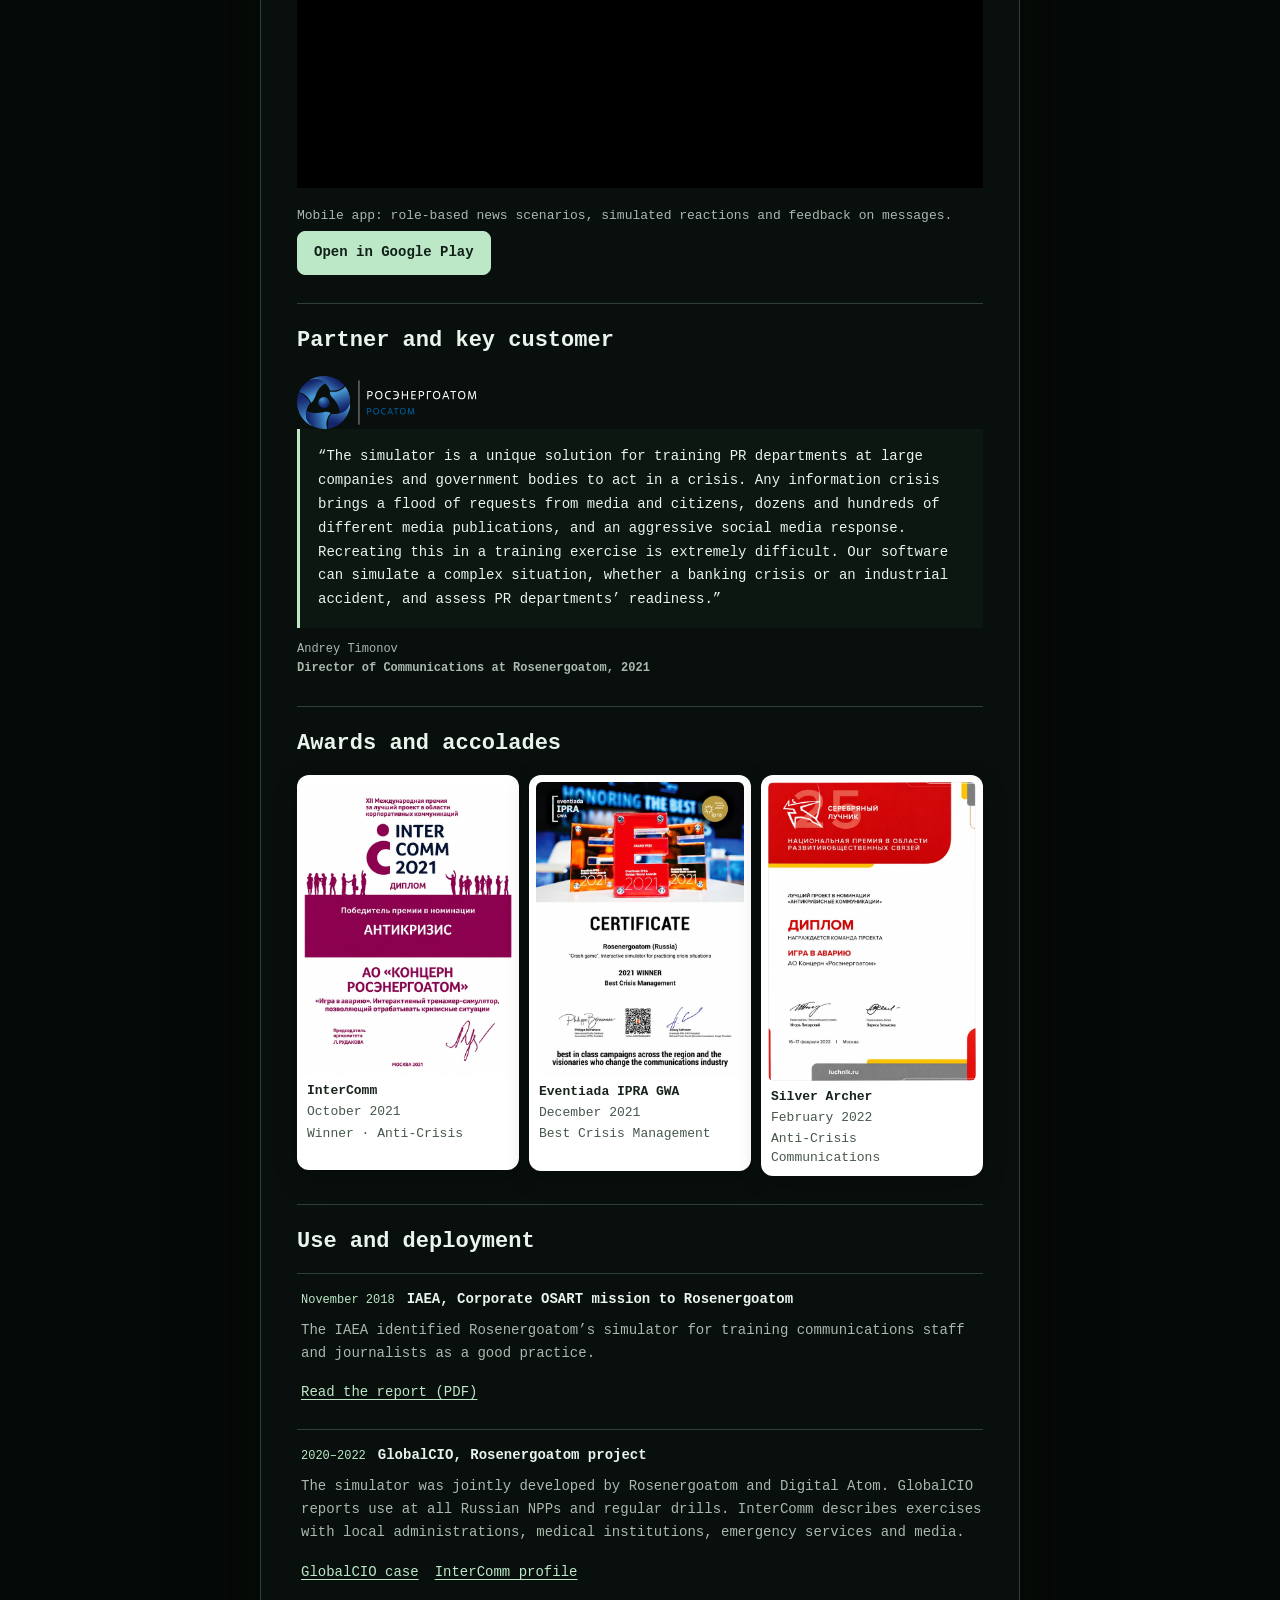
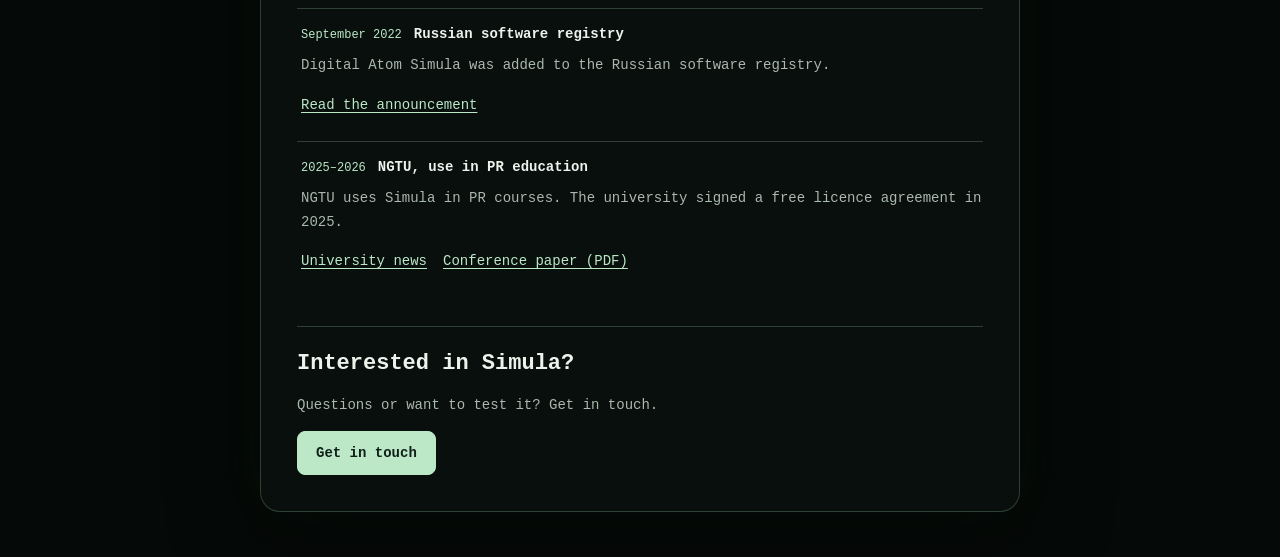
<file: work/digital-atom-simula/index.html>
<!doctype html>
<html lang="en">
<head>
<meta charset="utf-8">
<meta name="viewport" content="width=device-width, initial-scale=1">
<link rel="canonical" href="https://shubin.co/simula/">
<meta name="robots" content="noindex,follow">
<meta http-equiv="refresh" content="0;url=/simula/">
<title>Digital Atom Simula</title>
<script>location.replace("/simula/")</script>
</head>
<body><p><a href="/simula/">Open Digital Atom Simula</a></p></body>
</html>
</file>
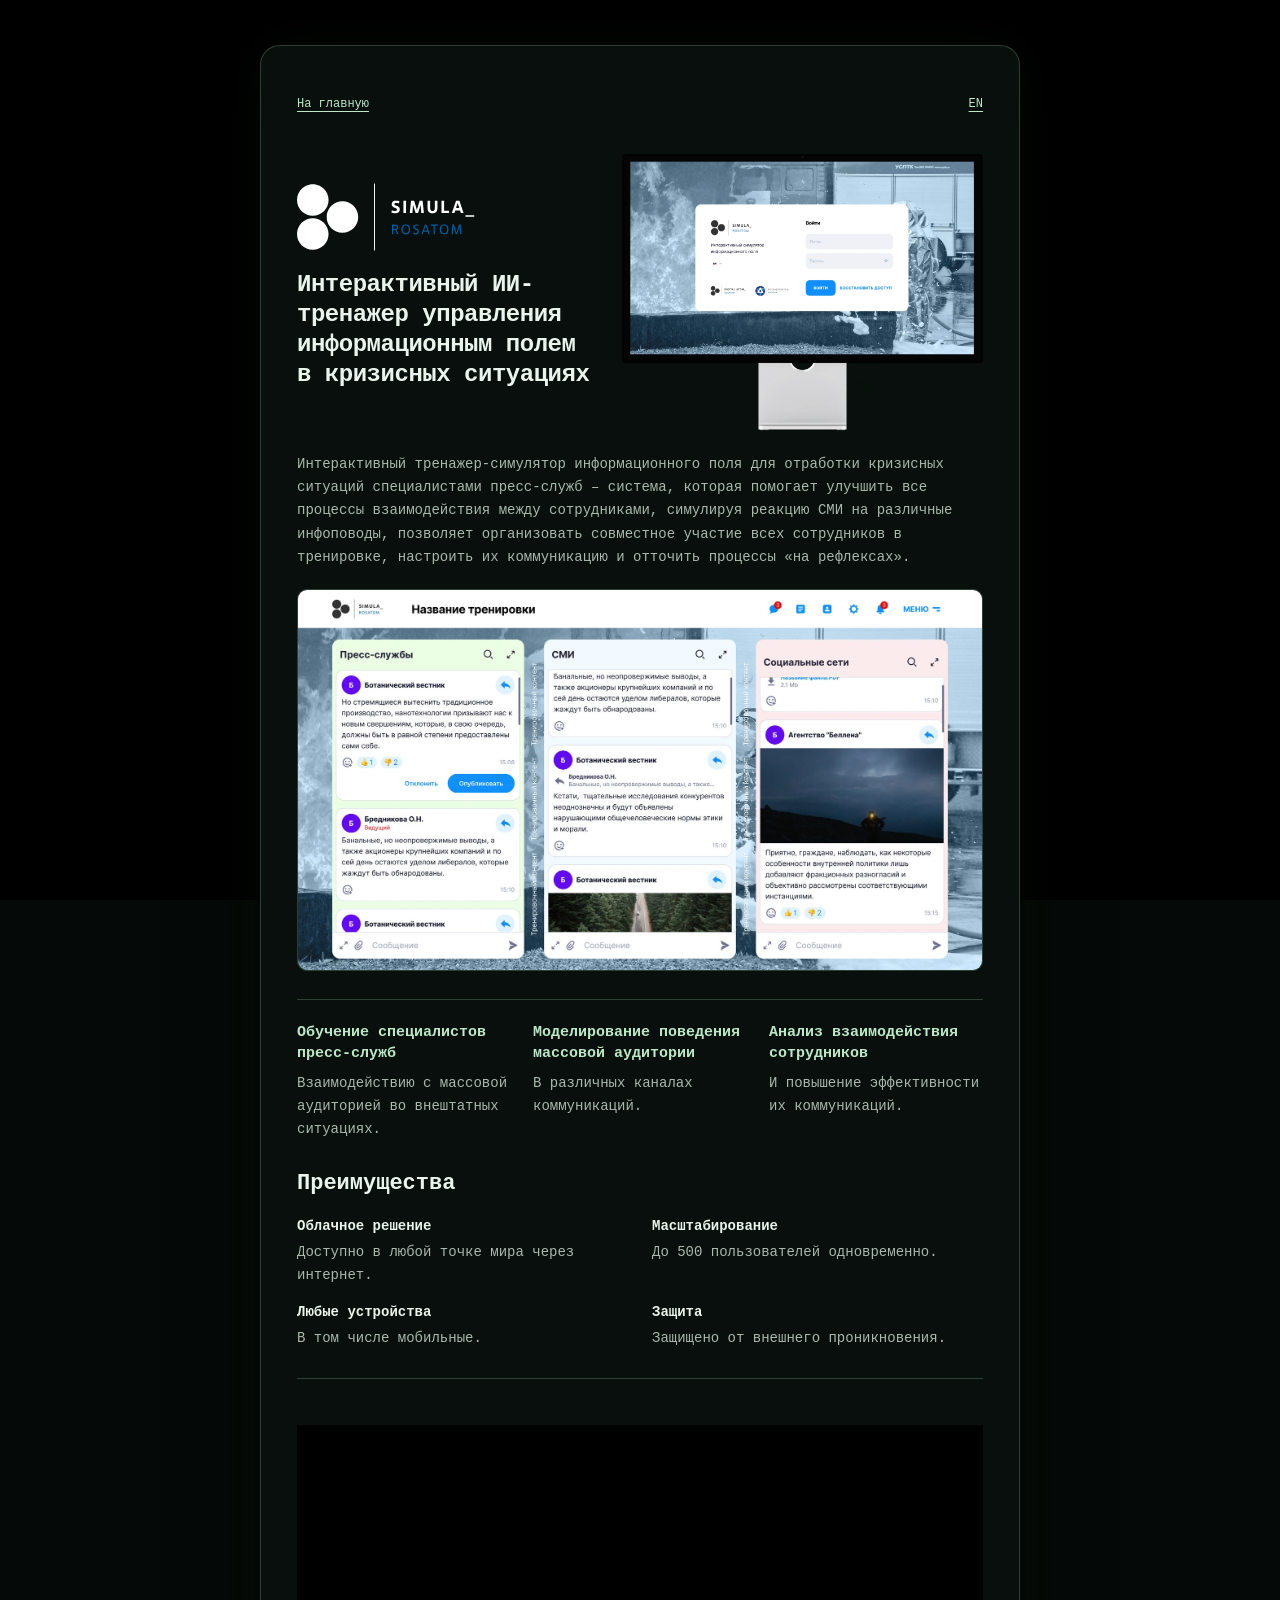
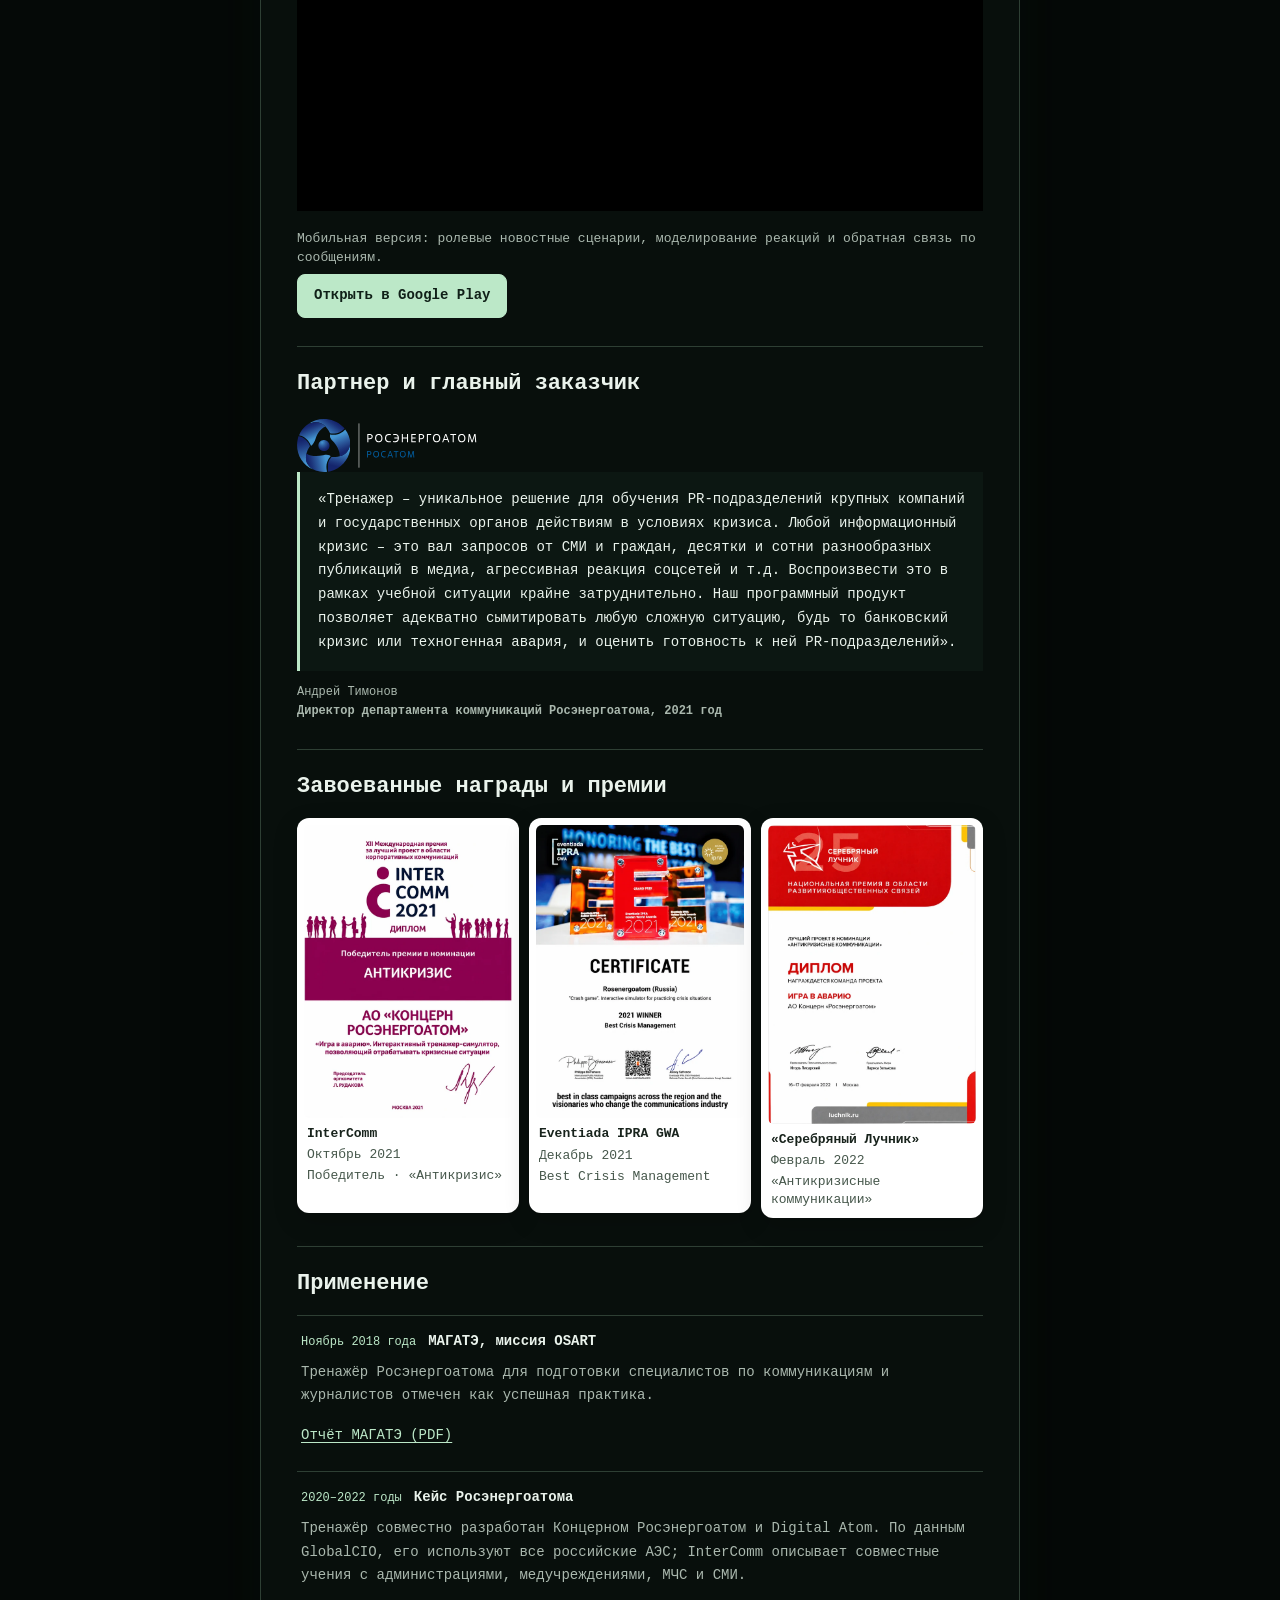
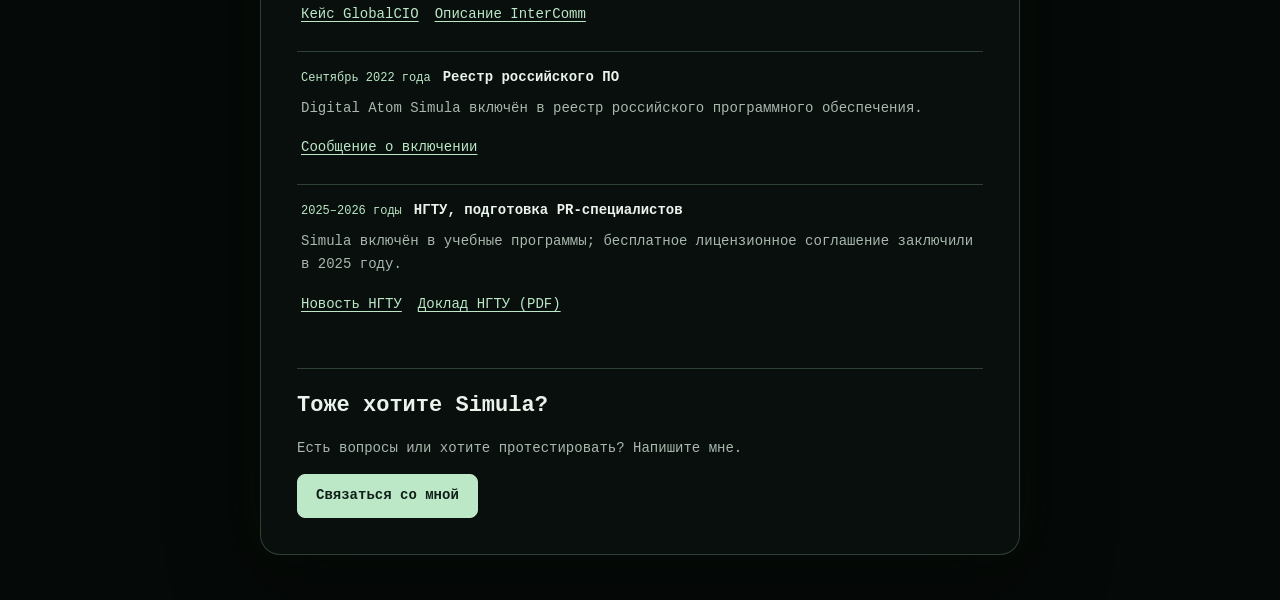
<file: ru/work/digital-atom-simula/index.html>
<!doctype html>
<html lang="ru">
<head>
<meta charset="utf-8">
<meta name="viewport" content="width=device-width, initial-scale=1">
<link rel="canonical" href="https://shubin.co/ru/simula/">
<meta name="robots" content="noindex,follow">
<meta http-equiv="refresh" content="0;url=/ru/simula/">
<title>Digital Atom Simula</title>
<script>location.replace("/ru/simula/")</script>
</head>
<body><p><a href="/ru/simula/">Open Digital Atom Simula</a></p></body>
</html>
</file>
<file: profile.css>
:root {
        color-scheme: dark;
        --bg: #050907;
        --panel-edge: rgba(182, 230, 194, 0.22);
        --text: #eaf3ec;
        --muted: #aab8ae;
        --accent: #bce8c8;
        --accent-ink: #102116;
        --mono: ui-monospace, SFMono-Regular, Menlo, Monaco, Consolas, "Liberation Mono", monospace;
        --sans: Inter, ui-sans-serif, system-ui, -apple-system, BlinkMacSystemFont, "Segoe UI", sans-serif;
      }

      * { box-sizing: border-box; }
      html, body { min-height: 100%; margin: 0; background: var(--bg); }
      body {
        min-height: 100svh;
        min-height: 100dvh;
        color: var(--text);
        font: 15px/1.55 var(--mono);
        overflow-x: hidden;
      }
      a { color: inherit; }
      a:focus-visible, button:focus-visible {
        outline: 3px solid var(--accent);
        outline-offset: 3px;
      }

      #app {
        position: fixed;
        inset: 0;
        z-index: 0;
        background: var(--bg);
        cursor: crosshair;
      }
      canvas.ascii {
        position: absolute;
        inset: 0;
        display: block;
        width: 100%;
        height: 100%;
        opacity: 0.68;
        -webkit-mask-image: radial-gradient(ellipse 48% 56% at 50% 50%, transparent 0%, rgba(0, 0, 0, 0.12) 16%, #000 43%, #000 100%);
        mask-image: radial-gradient(ellipse 48% 56% at 50% 50%, transparent 0%, rgba(0, 0, 0, 0.12) 16%, #000 43%, #000 100%);
        pointer-events: none;
      }

      .site {
        position: relative;
        z-index: 1;
        display: grid;
        place-items: center;
        min-height: 100svh;
        min-height: 100dvh;
        padding: clamp(16px, 3vw, 40px);
        pointer-events: none;
      }
      .profile-card {
        width: min(100%, 1040px);
        padding: clamp(20px, 3vw, 36px);
        border: 1px solid var(--panel-edge);
        border-radius: 20px;
        background: rgba(9, 16, 13, 0.94);
        box-shadow: 0 24px 90px rgba(0, 0, 0, 0.48), 0 0 60px rgba(100, 190, 125, 0.06);
        backdrop-filter: blur(1px);

        pointer-events: auto;
      }
      .profile-card:not(.work-card) { padding: 16px clamp(24px, 3vw, 36px); }
      .profile-overview {
        display: grid;
        grid-template-columns: minmax(0, 0.95fr) minmax(0, 1.05fr);
        align-items: stretch;
        gap: clamp(24px, 4vw, 48px);
        margin-top: 14px;
      }
      .profile-main { display: flex; min-width: 0; flex-direction: column; }
      .identity {
        display: flex;
        align-items: center;
        justify-content: space-between;
        gap: 10px;
      }
      .language-toggle {
        display: inline-flex;
        min-width: 44px;
        min-height: 44px;
        align-items: center;
        justify-content: center;
        gap: 6px;
        padding: 0 8px;
        border: 1px solid var(--panel-edge);
        border-radius: 999px;
        background: transparent;
        color: var(--accent);
        font: 600 12px/1 var(--mono);
        text-decoration: none;
        cursor: pointer;
        touch-action: manipulation;
      }
      .language-toggle:hover, .language-toggle:focus-visible { background: rgba(188, 232, 200, 0.08); }
      .material-icon {
        display: block;
        width: 18px;
        height: 18px;
        flex: 0 0 18px;
        fill: currentColor;
        stroke: none;
      }
      .profile-hero {
        display: grid;
        grid-template-columns: 96px minmax(0, 1fr);
        grid-template-areas: "photo copy" "photo role";
        align-items: center;
        gap: 0 16px;
        margin-top: 0;
      }
      .profile-photo {
        grid-area: photo;
        display: block;
        width: 96px;
        height: 96px;
        border-radius: 50%;
        object-fit: cover;
        object-position: center 48%;
      }
      .hero-copy { grid-area: copy; min-width: 0; }
      .eyebrow {
        display: flex;
        align-items: center;
        gap: 7px;
        margin: 0;
        color: var(--accent);
        font: 600 11px/1.4 var(--mono);
        letter-spacing: 0.13em;
        text-transform: uppercase;
      }
      #featured-label { letter-spacing: normal; text-transform: none; }
      h1 {
        margin: 7px 0 4px;
        font-size: clamp(30px, 3.4vw, 42px);
        font-weight: 600;
        letter-spacing: -0.055em;
        line-height: 1.04;
      }
      .role {
        grid-area: role;
        align-self: start;
        margin: 0;
        color: #d4e2d7;
        font-family: var(--sans);
        font-size: clamp(11px, 1.4vw, 15px);
        line-height: 1.4;
        white-space: nowrap;
      }
      .intro {
        max-width: 42ch;
        margin: 24px 0 0;
        color: var(--text);
        font: 500 clamp(17px, 1.6vw, 19px)/1.55 var(--sans);
        text-wrap: pretty;
      }
      .locale-suggestion {
        display: flex;
        flex-wrap: wrap;
        align-items: center;
        gap: 4px 8px;
        margin: 0 0 10px;
        padding: 6px 8px;
        border: 1px solid var(--panel-edge);
        border-radius: 8px;
        color: var(--muted);
        font: 11px/1.3 var(--mono);
      }
      .locale-suggestion[hidden] { display: none; }
      .locale-suggestion-copy { flex: 1 1 100px; min-width: 0; }
      .locale-suggestion a {
        display: inline-flex;
        min-height: 32px;
        align-items: center;
        color: var(--accent);
        font: 600 11px/1.3 var(--mono);
        text-decoration: none;
        white-space: nowrap;
      }
      .locale-suggestion a:hover, .locale-suggestion a:focus-visible {
        text-decoration: underline;
        text-underline-offset: 3px;
      }
      .locale-suggestion button {
        min-height: 32px;
        padding: 4px 0;
        border: 0;
        background: transparent;
        color: var(--muted);
        font: inherit;
        text-decoration: underline;
        text-underline-offset: 3px;
        cursor: pointer;
      }
      .actions {
        display: grid;
        gap: 10px;
        width: 100%;
        max-width: none;
        margin-top: auto;
      }
      .action {
        display: inline-flex;
        min-width: 44px;
        min-height: 48px;
        align-items: center;
        justify-content: center;
        gap: 8px;
        padding: 10px 12px;
        border: 1px solid rgba(188, 232, 200, 0.34);
        border-radius: 10px;
        background: rgba(255, 255, 255, 0.035);
        color: var(--text);
        font: 600 12px/1.25 var(--mono);
        text-align: center;
        text-decoration: none;
        cursor: pointer;
        touch-action: manipulation;
      }
      .action-primary {
        border-color: var(--accent);
        background: var(--accent);
        color: var(--accent-ink);
        width: 100%;
      }
      .secondary-actions { display: grid; grid-template-columns: repeat(3, minmax(0, 1fr)); gap: 8px; }
      .action-secondary {
        min-height: 44px;
        padding: 8px 6px;
        border: 1px solid rgba(188, 232, 200, 0.34);
        border-radius: 10px;
        background: rgba(255, 255, 255, 0.035);
        color: var(--text);
        text-decoration: none;
        font: 600 11px/1.25 var(--mono);
        text-align: center;
      }
      .action:hover, .action:focus-visible { border-color: var(--accent); }
      .action:not(.action-primary):hover, .action:not(.action-primary):focus-visible {
        background: rgba(188, 232, 200, 0.08);
      }
      .action-primary:hover, .action-primary:focus-visible {
        border-color: #c9f0d3;
        background: #c9f0d3;
        box-shadow: 0 0 18px rgba(188, 232, 200, 0.24);
      }
      .featured {
        display: flex;
        min-width: 0;
        margin: 0;
        padding: 0 0 0 clamp(24px, 3vw, 40px);
        border-left: 1px solid var(--panel-edge);
        flex-direction: column;
      }
      .featured h2 {
        margin: 8px 0 6px;
        font-family: var(--sans);
        font-size: clamp(22px, 2vw, 28px);
        font-weight: 550;
        letter-spacing: -0.02em;
      }
      .featured p:not(.eyebrow) {
        max-width: 58ch;
        margin: 0;
        color: var(--muted);
        font: 15px/1.55 var(--sans);
      }
      .featured-visual { aspect-ratio: 1.8 / 1; margin: 14px 0 0; overflow: hidden; border: 1px solid var(--panel-edge); border-radius: 12px; background: #e8ece9; }
      .featured-image { display: block; width: 100%; height: 100%; object-fit: contain; object-position: center; }
      .proof-link {
        display: inline-flex;
        min-height: 44px;
        align-items: center;
        margin-top: 8px;
        color: var(--accent);
        font-size: 14px;
        text-decoration-thickness: 1px;
        text-underline-offset: 4px;
      }
      .featured-links {
        display: flex;
        flex-wrap: wrap;
        gap: 4px 16px;
        width: 100%;
        margin-top: auto;
        padding-top: 8px;
      }
      .featured-links .proof-link { margin-top: 0; }
      .featured-links .proof-link {
        display: flex;
        width: 100%;
        min-height: 48px;
        align-items: center;
        justify-content: center;
        padding: 0 16px;
        border: 1px solid var(--accent);
        border-radius: 8px;
        background: var(--accent);
        color: var(--accent-ink);
        font: 600 12px/1.25 var(--mono);
        text-decoration: none;
      }
      .featured-links .proof-link:hover, .featured-links .proof-link:focus-visible { background: #c9f0d3; }
      .profile-about { margin-top: 10px; padding-top: 18px; border-top: 1px solid var(--panel-edge); }
      .profile-about h2 { margin: 0 0 14px; color: var(--text); font: 600 18px/1.3 var(--sans); letter-spacing: -0.02em; }
      .profile-about-copy { display: grid; grid-template-columns: minmax(0, 1fr); gap: 14px; max-width: 84ch; }
      .profile-about-copy p { margin: 0; color: var(--muted); font: 15px/1.65 var(--sans); }
      .profile-about-copy strong { color: var(--text); font-weight: 650; }
      .footer-row {
        display: grid;
        grid-template-columns: minmax(0, 1fr) auto;
        align-items: center;
        gap: 12px;
        margin-top: 12px;
      }
      .footer-links { display: grid; gap: 2px; min-width: 0; }
      .secondary-actions { gap: 8px; }
      .profiles {
        display: flex;
        flex-wrap: wrap;
        gap: 4px 16px;
      }
      .profiles a {
        display: inline-flex;
        min-height: 44px;
        align-items: center;
        gap: 7px;
        color: var(--muted);
        font-size: 14px;
        text-decoration: none;
      }
      .profiles a:hover, .profiles a:focus-visible { color: var(--text); }
      .brand-linkedin {
        fill: none;
        stroke: currentColor;
        stroke-width: 1.6;
        stroke-linecap: round;
        stroke-linejoin: round;
      }
      .brand-github { fill: currentColor; stroke: none; }
      .footer-controls {
        display: grid;
        justify-items: end;
        gap: 0;
      }
      .motion-toggle {
        display: inline-flex;
        min-height: 44px;
        align-items: center;
        padding: 8px 0;
        border: 0;
        background: transparent;
        color: var(--muted);
        font: 12px/1.3 var(--mono);
        cursor: pointer;
        gap: 7px;
        touch-action: manipulation;
      }
      .motion-toggle:hover, .motion-toggle:focus-visible {
        color: var(--text);
      }
      @media (prefers-reduced-motion: no-preference) {
        .action, .language-toggle {
          transition: color 160ms ease, background-color 160ms ease, border-color 160ms ease;
        }
        .profiles a, .motion-toggle {
          transition: color 160ms ease;
        }
        .action-primary {
          transition: background-color 160ms ease, border-color 160ms ease, box-shadow 160ms ease, transform 160ms ease;
        }
        .material-icon { transition: transform 160ms ease, color 160ms ease; }
        .language-toggle:hover .material-icon,
        .language-toggle:focus-visible .material-icon,
        .action:hover .material-icon,
        .action:focus-visible .material-icon,
        .profiles a:hover .material-icon,
        .profiles a:focus-visible .material-icon,
        .motion-toggle:hover .material-icon,
        .motion-toggle:focus-visible .material-icon {
          transform: translateY(-1px);
        }
        .action-primary:hover, .action-primary:focus-visible {
          transform: translateY(-1px);
        }
      }
      .status {
        min-height: 1.4em;
        margin: 4px 0 0;
        color: var(--muted);
        font-size: 13px;
      }
      .status:empty { display: none; }
      @media (max-width: 760px) {
        .profile-overview { grid-template-columns: minmax(0, 1fr); gap: 28px; }
        .featured { padding: 14px 0 0; border-top: 1px solid var(--panel-edge); border-left: 0; }
      }
      @media (max-width: 520px) {
        canvas.ascii {
          opacity: 0.48;
          -webkit-mask-image: radial-gradient(ellipse 64% 52% at 50% 48%, transparent 0%, rgba(0, 0, 0, 0.18) 20%, #000 58%, #000 100%);
          mask-image: radial-gradient(ellipse 64% 52% at 50% 48%, transparent 0%, rgba(0, 0, 0, 0.18) 20%, #000 58%, #000 100%);
        }
        .site {
          display: block;
          padding: 16px 12px;
        }
        .profile-card:not(.work-card) {
          width: 100%;
          max-width: 720px;
          margin: 0 auto 16px;
          padding: 20px 18px;
          border-radius: 16px;
        }
        .profile-overview { grid-template-columns: minmax(0, 1fr); gap: 28px; margin-top: 20px; }
        .featured { padding: 14px 0 0; border-top: 1px solid var(--panel-edge); border-left: 0; }
        .featured-visual { margin-top: 12px; }
        .actions { max-width: none; gap: 6px; }
        .secondary-actions { gap: 8px; }
        .action-secondary { min-height: 44px; padding: 8px 6px; }
        .footer-row {
          grid-template-columns: minmax(0, 1fr);
          gap: 4px;
          margin-top: 12px;
        }
        .footer-controls { justify-self: stretch; }
        .profiles { gap: 0 10px; }
        .identity { gap: 8px; }
        .profile-hero {
          grid-template-columns: 72px minmax(0, 1fr);
          grid-template-areas: "photo copy" "photo role";
          align-items: start;
          gap: 0 12px;
          margin-top: 0;
        }
        .profile-photo { width: 72px; height: 72px; }
        .hero-copy h1 {
          margin: 7px 0 4px;
          font-size: clamp(22px, 6.2vw, 26px);
          white-space: nowrap;
        }
        .role { font-size: 13px; line-height: 1.35; }
        html[lang="ru"] .role { font-size: 12px; letter-spacing: -0.02em; }
        .intro { max-width: 38ch; margin-top: 18px; font-size: 17px; line-height: 1.5; }
        .actions { margin-top: 16px; }
        .action { min-height: 44px; padding: 8px; font-size: 11px; }
        .action-primary { min-height: 48px; }
        .featured h2 { margin: 8px 0 6px; font-size: 22px; }
        .featured p:not(.eyebrow) { font-size: 14px; line-height: 1.45; text-wrap: pretty; }
        .profile-about { margin-top: 24px; }
        .proof-link { min-height: 44px; margin-top: 4px; }
        .featured-links { gap: 0 10px; }
        .profiles a { min-height: 40px; font-size: 12px; }
        .motion-toggle { min-height: 40px; padding: 6px 0; font-size: 11px; }
      }
      @media (max-width: 350px) {
        #brand-eyebrow { gap: 5px; font-size: 10px; letter-spacing: 0.07em; }
        .secondary-actions { grid-template-columns: repeat(2, minmax(0, 1fr)); }
        .profile-hero {
          grid-template-columns: 56px minmax(0, 1fr);
          grid-template-areas: "photo copy" "role role";
          column-gap: 10px;
          row-gap: 4px;
        }
        .profile-photo { width: 56px; height: 56px; }
        .hero-copy h1 { font-size: clamp(20px, 6.2vw, 24px); }
        .role { font-size: 12px; }
      }
      @media (prefers-reduced-motion: reduce) {
        *, *::before, *::after { scroll-behavior: auto !important; }
      }

/* Readable paragraphs in the existing visual design. */
.profile-about-copy { max-width: 72ch; gap: 16px; }
.profile-about-copy p:last-child strong { color: var(--accent); }
</file>
<file: bio.css>
/* Biography pages only. Shared palette, card, background and typography come from profile.css/work.css. */
.bio-hero-top { display: flex; align-items: center; gap: 18px; }
.bio-avatar { display: block; width: 76px; height: 76px; flex: none; border: 1px solid var(--panel-edge); border-radius: 50%; object-fit: cover; }
.bio-hero h1 { margin: 0; max-width: none; font: 650 clamp(29px, 4vw, 40px)/1.14 var(--sans); letter-spacing: -0.035em; }
.bio-deck { max-width: 74ch; margin: 20px 0 0; color: var(--text); font: 17px/1.65 var(--sans); }
.bio-section { display: grid; grid-template-columns: minmax(130px, .34fr) minmax(0, 1fr); gap: 24px; margin-top: 28px; padding-top: 24px; border-top: 1px solid var(--panel-edge); }
.bio-section-title { min-width: 0; }
.bio-section-title h2 { margin: 0; color: var(--text); font: 650 19px/1.35 var(--sans); letter-spacing: -.02em; }
.bio-section-body { min-width: 0; }
.bio-section-body p { margin: 0 0 14px; color: var(--muted); font: 15px/1.7 var(--sans); }
.bio-section-body > p:last-child { margin-bottom: 0; }
.bio-section-body h3 { margin: 24px 0 12px; color: var(--text); font: 650 15px/1.4 var(--sans); }
.bio-section-body h3:first-child { margin-top: 0; }
.bio-facts { display: grid; gap: 0; margin: 0; }
.bio-facts > div { display: grid; grid-template-columns: minmax(85px, 116px) minmax(0, 1fr); gap: 8px 12px; padding: 10px 0; border-top: 1px solid rgba(182,230,194,.1); }
.bio-facts dt { color: var(--accent); font: 600 13px/1.6 var(--mono); }
.bio-facts dd { margin: 0; color: var(--text); font: 14px/1.65 var(--sans); }
.bio-list { display: grid; gap: 11px; margin: 0; padding-left: 20px; color: var(--muted); font: 14px/1.7 var(--sans); }
.bio-list li { padding-left: 2px; }
.bio-list li::marker { color: var(--accent); }
.bio-list strong, .bio-section-body strong { color: var(--text); font-weight: 650; }
.bio-note { margin-top: 22px !important; padding: 12px 16px; border-left: 2px solid var(--accent); background: rgba(16,28,21,.5); }
.bio-note strong { color: var(--accent); }
.bio-nav { margin-top: 30px; }
@media (max-width: 640px) {
  .bio-section { grid-template-columns: 1fr; gap: 14px; margin-top: 24px; padding-top: 20px; }
  .bio-hero-top { gap: 14px; }
  .bio-avatar { width: 60px; height: 60px; }
  .bio-deck { font-size: 16px; }
  .bio-facts > div { grid-template-columns: 1fr; gap: 2px; }
}

/* Full professional biography below the existing homepage hero and featured project. */
.profile-about.bio-home { margin-top: 20px; padding-top: 0; border-top: 0; }
.bio-home .bio-section:first-child { margin-top: 0; }
.bio-home .bio-section { margin-top: 28px; padding-top: 24px; }
.bio-home .bio-section-title h2 { margin: 0; font-size: 19px; }
.bio-home .bio-section-body h3 { color: var(--text); }
.bio-home .bio-section-body .bio-note { margin: 20px 0 0 !important; }
.bio-home .bio-results strong { color: var(--text); }
</file>
<file: work.css>
.work-page {
  display: flex;
  align-items: flex-start;
  justify-content: center;
  min-height: 100svh;
  min-height: 100dvh;
  padding: clamp(18px, 5vh, 56px) clamp(12px, 3vw, 40px);
}

.work-card {
  width: min(100%, 760px);
}

.work-breadcrumb {
  display: flex;
  flex-wrap: wrap;
  align-items: center;
  gap: 8px;
  margin-bottom: 28px;
  color: var(--muted);
  font-size: 12px;
}

.work-breadcrumb a,
.work-language {
  color: var(--accent);
  text-underline-offset: 4px;
}

.work-breadcrumb a { display: inline-flex; min-height: 44px; align-items: center; }

.work-language {
  margin-left: auto;
}

.work-card h1 {
  max-width: 24ch;
  margin-top: 12px;
}

.work-lede {
  max-width: 68ch;
  margin: 16px 0 0;
  color: var(--text);
  font-size: clamp(16px, 1.8vw, 20px);
  line-height: 1.55;
}

.work-date {
  margin: 12px 0 0;
  color: var(--muted);
  font-size: 12px;
}

.work-section {
  margin-top: 24px;
  padding-top: 20px;
  border-top: 1px solid var(--panel-edge);
}

.work-section h2 {
  margin: 0 0 10px;
  font-size: clamp(16px, 1.7vw, 19px);
  font-weight: 600;
  letter-spacing: -0.02em;
}

.work-section p {
  max-width: 70ch;
  margin: 10px 0;
  color: var(--muted);
  font-size: 14px;
  line-height: 1.7;
}

.work-source {
  margin-top: 16px;
}

.work-scope {
  margin: 24px 0 0;
  padding-top: 16px;
  border-top: 1px solid var(--panel-edge);
  color: var(--muted);
  font-size: 12px;
  line-height: 1.6;
}

.work-footer {
  display: flex;
  flex-wrap: wrap;
  gap: 10px 18px;
  margin-top: 18px;
  padding-top: 16px;
  border-top: 1px solid var(--panel-edge);
}

.work-footer a {
  min-height: 40px;
  display: inline-flex;
  align-items: center;
  color: var(--accent);
  font-size: 13px;
  text-underline-offset: 4px;
}

.simula-hero {
  display: grid;
  grid-template-columns: minmax(0, 1fr) minmax(0, 1.2fr);
  align-items: center;
  gap: 24px;
  margin-top: 24px;
}

.simula-hero h1 { max-width: none; margin: 10px 0 14px; font-size: clamp(20px, 2vw, 24px); line-height: 1.25; letter-spacing: -0.02em; text-wrap: balance; }
.simula-logo { display: block; width: min(180px, 70%); height: auto; margin-bottom: 18px; }
.simula-hero-visual { display: block; width: 100%; height: auto; border-radius: 10px; }
.simula-hero-visual { border: 0; border-radius: 0; background: transparent; }
.simula-detail-image { margin: 20px 0 0; }
.simula-detail-image img { display: block; width: 100%; height: auto; border: 1px solid var(--panel-edge); border-radius: 10px; }
.simula-video { width: 100%; aspect-ratio: 16 / 9; margin-top: 24px; overflow: hidden; border: 0; border-radius: 0; background: #000; }
.simula-video iframe { display: block; width: 100%; height: 100%; border: 0; }
.simula-section { margin-top: 28px; padding-top: 22px; border-top: 1px solid var(--panel-edge); }
.simula-section h2 { margin: 0 0 16px; font-size: clamp(17px, 2vw, 22px); line-height: 1.35; }
.simula-section h3 { margin: 0 0 8px; font-size: 15px; line-height: 1.4; }
.simula-section p, .simula-section li { color: var(--muted); font-size: 14px; line-height: 1.65; }
.simula-intro { margin-top: 22px; padding-top: 0; border-top: 0; }
.simula-intro .work-lede { max-width: none; }
.simula-capabilities { display: grid; grid-template-columns: repeat(3, minmax(0, 1fr)); gap: 22px; }
.simula-capabilities article { min-width: 0; padding: 0; border: 0; background: transparent; }
.simula-capabilities h2 { margin: 0 0 8px; color: var(--accent); font-size: 15px; line-height: 1.4; }
.simula-capabilities p { margin: 0; }
.simula-subheading { margin-top: 28px !important; }
.simula-benefits { display: grid; grid-template-columns: repeat(2, minmax(0, 1fr)); gap: 14px 24px; margin: 0; padding: 0; list-style: none; }
.simula-benefits li { display: flex; flex-direction: column; gap: 3px; }
.simula-benefits strong { color: var(--text); font-size: 14px; }
.simula-benefits span { color: var(--muted); }
.simula-quote { margin: 0; padding: 16px 18px; border-left: 3px solid var(--accent); background: rgba(16, 28, 21, 0.62); color: var(--text); font-size: 14px; line-height: 1.7; }
.simula-quote footer { margin-top: 12px; color: var(--muted); font-size: 12px; }
.simula-partner .simula-logo-row { margin-top: 20px; }
.simula-logo-row { display: flex; flex-wrap: wrap; align-items: center; gap: 18px; }
.simula-logo-row img { display: block; width: auto; max-width: min(180px, 45%); max-height: 60px; }
.simula-attribution { margin-top: 12px; color: var(--muted); font-size: 12px; line-height: 1.6; }
.simula-gallery { display: grid; grid-template-columns: repeat(3, minmax(0, 1fr)); gap: 10px; align-items: start; }
.simula-award { min-width: 0; margin: 0; padding: 6px; overflow: hidden; border: 1px solid rgb(255 255 255 / 82%); border-radius: 12px; background: #fff; box-shadow: 0 8px 24px rgb(0 0 0 / 20%); }
.simula-award-view { display: block; cursor: zoom-in; }
.simula-award img { display: block; width: 100%; height: auto; border-radius: 6px; }
.simula-award figcaption { display: grid; grid-template-rows: 1.4em 1.4em 2.8em; gap: 3px; margin-top: 7px; padding: 0 3px 2px; color: #18231c; font-size: 13px; line-height: 1.4; }
.simula-award figcaption strong { font-size: inherit; }
.simula-award figcaption strong, .simula-award figcaption time { overflow: hidden; text-overflow: ellipsis; white-space: nowrap; }
.simula-award figcaption time { color: #46574b; font-variant-numeric: tabular-nums; }
.simula-award figcaption span { display: -webkit-box; overflow: hidden; color: #46574b; -webkit-box-orient: vertical; -webkit-line-clamp: 2; }
.simula-source-list { display: grid; gap: 0; margin: 0; padding: 0; list-style: none; }
.simula-source-item { padding: 14px 0 16px 4px; border-top: 1px solid var(--panel-edge); }
.simula-source-item::marker { color: var(--accent); font-weight: 700; }
.simula-source-item p { margin: 0 0 8px; }
.simula-source-heading { display: flex; flex-wrap: wrap; align-items: baseline; gap: 4px 12px; color: var(--text) !important; }
.simula-source-heading time { color: var(--accent); font-size: 12px; font-variant-numeric: tabular-nums; }
.simula-source-heading strong { font-size: 14px; }
.simula-source-item a { display: inline-flex; min-height: 40px; align-items: center; color: var(--accent); font-size: 14px; line-height: 1.5; text-underline-offset: 3px; }
.simula-source-links { display: flex; flex-wrap: wrap; align-items: center; gap: 4px 16px; }
.simula-cta p { max-width: 60ch; margin: 0 0 14px; }
.simula-cta-link { display: inline-flex; min-height: 44px; align-items: center; justify-content: center; padding: 0 18px; border: 1px solid var(--accent); border-radius: 8px; background: var(--accent); color: #102018; font-size: 14px; font-weight: 700; text-decoration: none; }
.simula-cta-link:hover { filter: brightness(1.08); }
.simula-cta-link:focus-visible { outline: 3px solid var(--accent); outline-offset: 3px; }
.simula-mobile-app { display: flex; flex-wrap: wrap; align-items: center; gap: 6px 14px; margin: 18px 0 0; }
.simula-mobile-app p { margin: 0; color: var(--muted); font-size: 13px; line-height: 1.5; }
.simula-mobile-app a { display: inline-flex; min-height: 44px; align-items: center; padding: 0 16px; border: 1px solid var(--accent); border-radius: 8px; background: var(--accent); color: #102018; font-size: 14px; font-weight: 700; text-decoration: none; }
.simula-mobile-app a:focus-visible { outline: 3px solid var(--accent); outline-offset: 3px; }
.simula-award-viewer { position: fixed; inset: 0; width: min(94vw, 1080px); max-width: none; max-height: 94vh; margin: auto; overflow: auto; padding: 12px; border: 1px solid var(--panel-edge); border-radius: 14px; background: #0b1510; color: var(--text); }
.simula-award-viewer::backdrop { background: rgb(0 0 0 / 88%); }
.simula-award-viewer img { display: block; max-width: 100%; max-height: 82vh; width: auto; height: auto; margin: 0 auto; border-radius: 6px; background: #fff; }
.simula-award-viewer p { margin: 10px 52px 0 0; color: var(--muted); font-size: 12px; }
.simula-award-viewer button { position: absolute; top: 12px; right: 12px; z-index: 1; width: 44px; height: 44px; border: 1px solid var(--panel-edge); border-radius: 50%; background: #0b1510; color: var(--text); font-size: 24px; cursor: pointer; }
.simula-award-viewer button:focus-visible { outline: 3px solid var(--accent); outline-offset: 3px; }

@media (max-width: 520px) {
  .work-page {
    display: block;
    padding: 16px 12px;
  }

  .work-card {
    max-width: 100%;
    margin: 0 auto 16px;
    padding: 20px 18px;
  }

  .work-breadcrumb {
    margin-bottom: 22px;
  }

  .work-card h1 {
    max-width: none;
    font-size: clamp(24px, 7vw, 32px);
  }

  .simula-hero { grid-template-columns: 1fr; gap: 16px; }
  .simula-hero h1 { font-size: clamp(20px, 5vw, 24px); }
  .simula-capabilities, .simula-benefits { grid-template-columns: 1fr; }
  .simula-capabilities { gap: 18px; }
  .simula-gallery { grid-template-columns: 1fr; }
  .simula-award { padding: 8px; }
  .simula-mobile-app { align-items: flex-start; flex-direction: column; }
  .simula-award-viewer { padding: 8px; }
  .simula-award-viewer button { top: 8px; right: 8px; }
}

/* Case-study contribution, consistent with the existing Simula section design. */
.simula-contribution { margin-top: 24px; }
.simula-contribution p { max-width: 72ch; margin: 0; }
</file>
